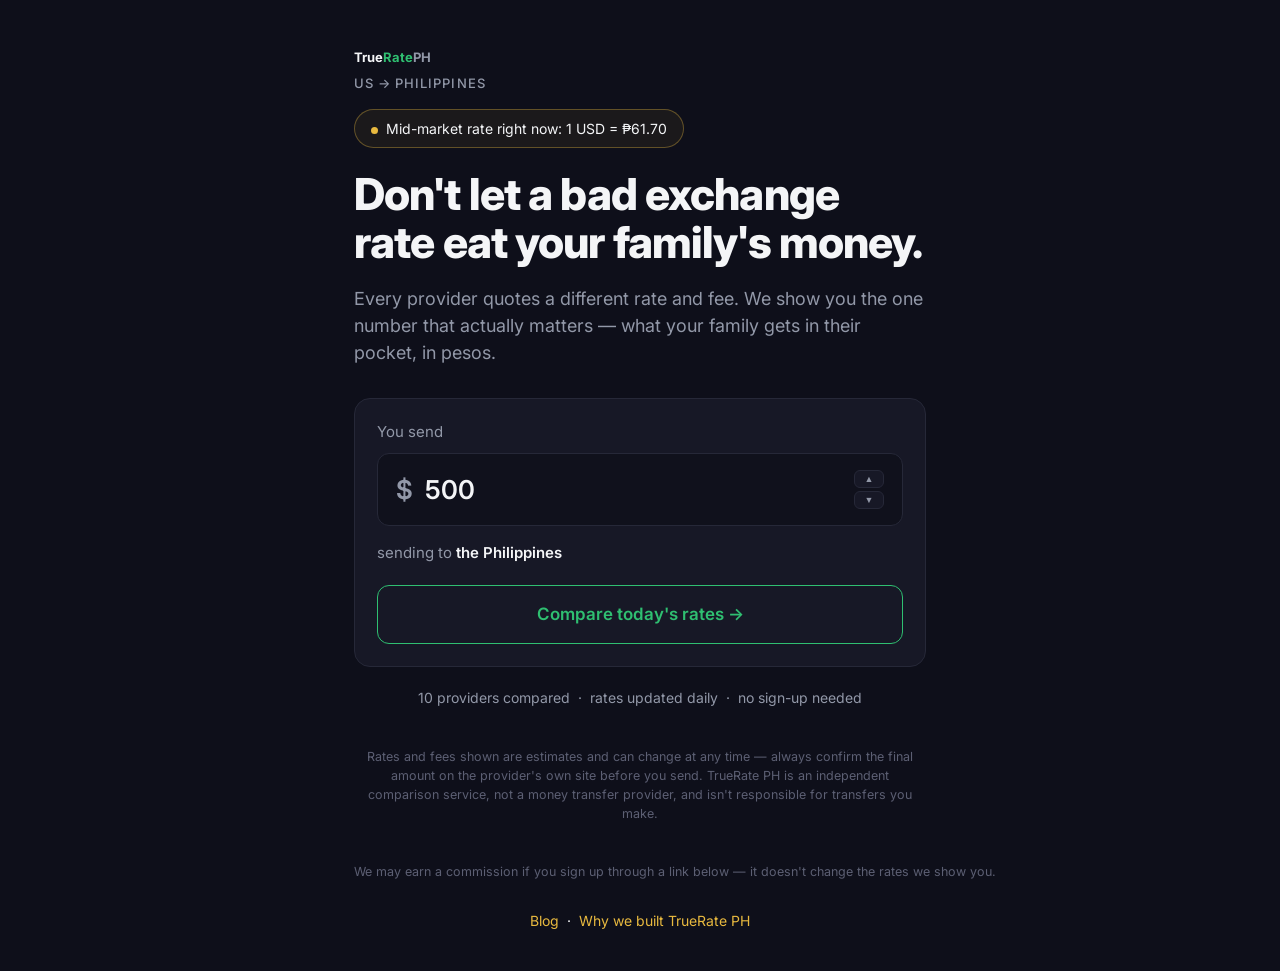
<file: index.html>
<!-- ============================================================
     TrueRate PH — Landing page (index.html)
     This is the first page visitors see.
     The look/colors come from styles.css (linked in the <head>).
     ============================================================ -->
<!DOCTYPE html>
<html lang="en">
<head>
  <meta charset="UTF-8">
  <!-- Makes the page scale correctly on phones -->
  <meta name="viewport" content="width=device-width, initial-scale=1.0">

  <!-- ============ SEO: how this page looks in search & when shared ============ -->
  <title>Compare Rates to Send Money to the Philippines | TrueRate PH</title>
  <meta name="description" content="Compare real US-to-Philippines exchange rates and fees across Wise, Remitly, and more. See which provider gives your family the most pesos — live rate, no sign-up.">
  <meta name="robots" content="index, follow">
  <meta name="theme-color" content="#0e0f1a">
  <link rel="icon" href="favicon.svg" type="image/svg+xml">
  <!-- Proves to Google we own this site, so we can use Search Console -->
  <meta name="google-site-verification" content="cGfiBMXOCLk8ZqD3dIUc7W4UVmxBERG2cPY_Of3qttA" />

  <!-- Social share preview (Facebook, Messenger, etc.) -->
  <meta property="og:type" content="website">
  <meta property="og:site_name" content="TrueRate PH">
  <meta property="og:title" content="Compare Rates to Send Money to the Philippines">
  <meta property="og:description" content="Which provider gets your family the most pesos? Compare real US-to-Philippines rates and fees — Wise, Remitly, and more.">
  <meta property="og:locale" content="en_US">
  <meta name="twitter:card" content="summary_large_image">
  <meta name="twitter:title" content="Compare Rates to Send Money to the Philippines">
  <meta name="twitter:description" content="Which provider gets your family the most pesos? Compare real US-to-Philippines rates and fees.">
  <!-- TODO(hosting): once you have your real domain, set og:url + canonical to it,
       and add a 1200x630 share image (og:image). Placeholders use example.com. -->
  <meta property="og:url" content="https://truerateph.com/">
  <link rel="canonical" href="https://truerateph.com/">

  <!-- Load the "Inter" font from Google Fonts (matches the design) -->
  <link rel="preconnect" href="https://fonts.googleapis.com">
  <link rel="preconnect" href="https://fonts.gstatic.com" crossorigin>
  <link rel="stylesheet" href="https://fonts.googleapis.com/css2?family=Inter:wght@400;500;600;700;800&display=swap">
  <!-- Connect our stylesheet (?v= makes browsers fetch new versions) -->
  <link rel="stylesheet" href="styles.css?v=13">

  <!-- Structured data: helps search engines understand the site -->
  <script type="application/ld+json">
  {
    "@context": "https://schema.org",
    "@type": "WebSite",
    "name": "TrueRate PH",
    "description": "Compare real US to Philippines money transfer rates and fees across major providers.",
    "inLanguage": "en"
  }
  </script>
</head>
<body>
  <div class="container">

    <!-- Site name + eyebrow -->
    <p class="wordmark" style="margin-bottom:6px;"><span class="wordmark-true">True</span><span class="wordmark-rate">Rate</span><span class="wordmark-ph">PH</span></p>
    <p class="eyebrow" style="color:var(--text-muted); font-weight:500;">US &rarr; Philippines</p>

    <!-- Live mid-market rate pill -->
    <p style="margin-top:16px;">
      <span class="badge">
        <span class="dot"></span>Mid-market rate right now: 1 USD = &#8369;<span id="midMarketRate">61.70</span>
      </span>
    </p>

    <!-- Headline -->
    <h1 class="hero-headline">Don't let a bad exchange rate eat your family's money.</h1>

    <!-- Supporting text -->
    <p class="hero-subtext">
      Every provider quotes a different rate and fee. We show you the one number that
      actually matters &mdash; what your family gets in their pocket, in pesos.
    </p>

    <!-- "You send" input card -->
    <div class="send-card">
      <p class="field-label">You send</p>

      <div class="amount-box">
        <span class="currency">$</span>
        <!-- A real input the visitor can type into -->
        <input class="amount-input" id="sendAmount" type="number" value="500" min="1" inputmode="numeric">
        <!-- Up/down buttons for changing the amount without typing -->
        <div class="stepper">
          <button type="button" class="step-btn" data-step="up" aria-label="Increase amount">&#9650;</button>
          <button type="button" class="step-btn" data-step="down" aria-label="Decrease amount">&#9660;</button>
        </div>
      </div>

      <p class="sending-to">sending to <strong>the Philippines</strong></p>

      <!-- Button: JavaScript reads the amount above and passes it along.
           The href is a safe fallback if JavaScript is turned off. -->
      <a class="btn-primary" id="compareBtn" href="results.html">Compare today's rates &rarr;</a>
    </div>

    <!-- Trust line -->
    <p class="trust-line">10 providers compared &nbsp;&middot;&nbsp; rates updated daily &nbsp;&middot;&nbsp; no sign-up needed</p>

    <!-- Footer disclaimers -->
    <p class="disclaimer">
      Rates and fees shown are estimates and can change at any time &mdash; always
      confirm the final amount on the provider's own site before you send. TrueRate PH
      is an independent comparison service, not a money transfer provider, and isn't
      responsible for transfers you make.
    </p>
    <p class="disclaimer one-line">
      We may earn a commission if you sign up through a link below &mdash; it doesn't
      change the rates we show you.
    </p>

    <p class="footer-links"><a href="blog/index.html">Blog</a> &nbsp;&middot;&nbsp; <a href="about.html">Why we built TrueRate PH</a></p>

  </div>

  <!-- Our small JavaScript file (shared by both pages).
       The ?v=2 makes browsers fetch the new version when the file changes —
       bump the number whenever script.js is updated. -->
  <script src="script.js?v=6"></script>

  <!-- Privacy-friendly visitor analytics (GoatCounter) — no cookies, no personal data -->
  <script data-goatcounter="https://truerateph.goatcounter.com/count"
          async src="//gc.zgo.at/count.js"></script>
</body>
</html>
</file>
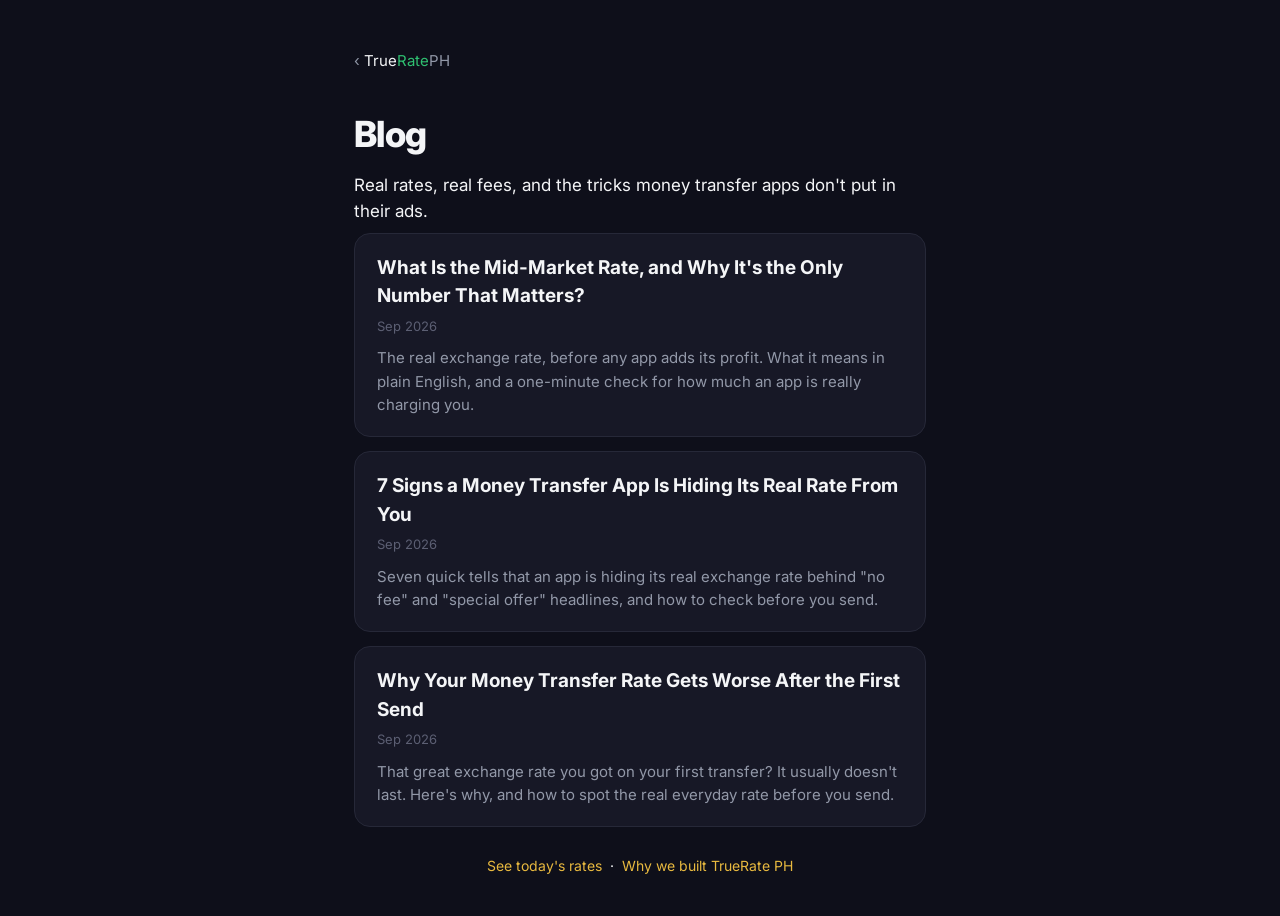
<file: blog/index.html>
<!-- ============================================================
     TrueRate PH — Blog index (blog/index.html)
     Lists every article. No CMS/build step — to publish a new
     post:
       1. Write it as its own file: blog/your-slug.html (copy
          about.html's <head> boilerplate, and use .about-h2 /
          .about-body / .about-list for the article body so it
          matches the rest of the site with zero new CSS).
       2. Add one <a class="post-card"> block below, above (or
          instead of, once there's at least one post) the
          empty-state paragraph.
       3. Add the new page to ../sitemap.xml.
     ============================================================ -->
<!DOCTYPE html>
<html lang="en">
<head>
  <meta charset="UTF-8">
  <meta name="viewport" content="width=device-width, initial-scale=1.0">

  <!-- ============ SEO: how this page looks in search & when shared ============ -->
  <title>Blog | TrueRate PH</title>
  <meta name="description" content="Guides on sending money to the Philippines — real rates, real fees, and the tricks money transfer apps don't put in their ads.">
  <meta name="robots" content="index, follow">
  <meta name="theme-color" content="#0e0f1a">
  <link rel="icon" href="../favicon.svg" type="image/svg+xml">

  <!-- Social share preview (Facebook, Messenger, etc.) -->
  <meta property="og:type" content="website">
  <meta property="og:site_name" content="TrueRate PH">
  <meta property="og:title" content="TrueRate PH Blog">
  <meta property="og:description" content="Guides on sending money to the Philippines — real rates, real fees, and the tricks money transfer apps don't put in their ads.">
  <meta property="og:locale" content="en_US">
  <meta property="og:url" content="https://truerateph.com/blog/index.html">
  <link rel="canonical" href="https://truerateph.com/blog/index.html">

  <!-- Load the "Inter" font from Google Fonts (matches the design) -->
  <link rel="preconnect" href="https://fonts.googleapis.com">
  <link rel="preconnect" href="https://fonts.gstatic.com" crossorigin>
  <link rel="stylesheet" href="https://fonts.googleapis.com/css2?family=Inter:wght@400;500;600;700;800&display=swap">
  <link rel="stylesheet" href="../styles.css?v=13">
</head>
<body>
  <div class="container">

    <!-- Back to the landing page -->
    <a class="back-link" href="../index.html">&lsaquo; <span class="wordmark-true">True</span><span class="wordmark-rate">Rate</span><span class="wordmark-ph">PH</span></a>

    <h1 class="hero-headline" style="font-size:36px;">Blog</h1>
    <p class="about-lead" style="font-size:17px; margin-top:10px;">
      Real rates, real fees, and the tricks money transfer apps don't put in
      their ads.
    </p>

    <!-- ▼▼▼ ADD NEW POSTS HERE, newest first ▼▼▼
         <a class="post-card" href="your-slug.html">
           <p class="post-title">Your Title Here</p>
           <p class="post-date">Sep 2026</p>
           <p class="post-excerpt">One or two sentence teaser.</p>
         </a>
         Remove the empty-state paragraph below once a post exists.
         ▲▲▲ ------------------------------------------ ▲▲▲ -->
    <div class="post-list" id="postList">
      <a class="post-card" href="what-is-the-mid-market-rate.html">
        <p class="post-title">What Is the Mid-Market Rate, and Why It's the Only Number That Matters?</p>
        <p class="post-date">Sep 2026</p>
        <p class="post-excerpt">The real exchange rate, before any app adds its profit. What it means in plain English, and a one-minute check for how much an app is really charging you.</p>
      </a>
      <a class="post-card" href="signs-app-is-hiding-its-real-rate.html">
        <p class="post-title">7 Signs a Money Transfer App Is Hiding Its Real Rate From You</p>
        <p class="post-date">Sep 2026</p>
        <p class="post-excerpt">Seven quick tells that an app is hiding its real exchange rate behind "no fee" and "special offer" headlines, and how to check before you send.</p>
      </a>
      <a class="post-card" href="why-your-rate-drops-after-first-transfer.html">
        <p class="post-title">Why Your Money Transfer Rate Gets Worse After the First Send</p>
        <p class="post-date">Sep 2026</p>
        <p class="post-excerpt">That great exchange rate you got on your first transfer? It usually doesn't last. Here's why, and how to spot the real everyday rate before you send.</p>
      </a>
    </div>

    <p class="footer-links"><a href="../results.html">See today's rates</a> &nbsp;&middot;&nbsp; <a href="../about.html">Why we built TrueRate PH</a></p>

  </div>

  <!-- Privacy-friendly visitor analytics (GoatCounter) — no cookies, no personal data -->
  <script data-goatcounter="https://truerateph.goatcounter.com/count"
          async src="//gc.zgo.at/count.js"></script>
</body>
</html>
</file>
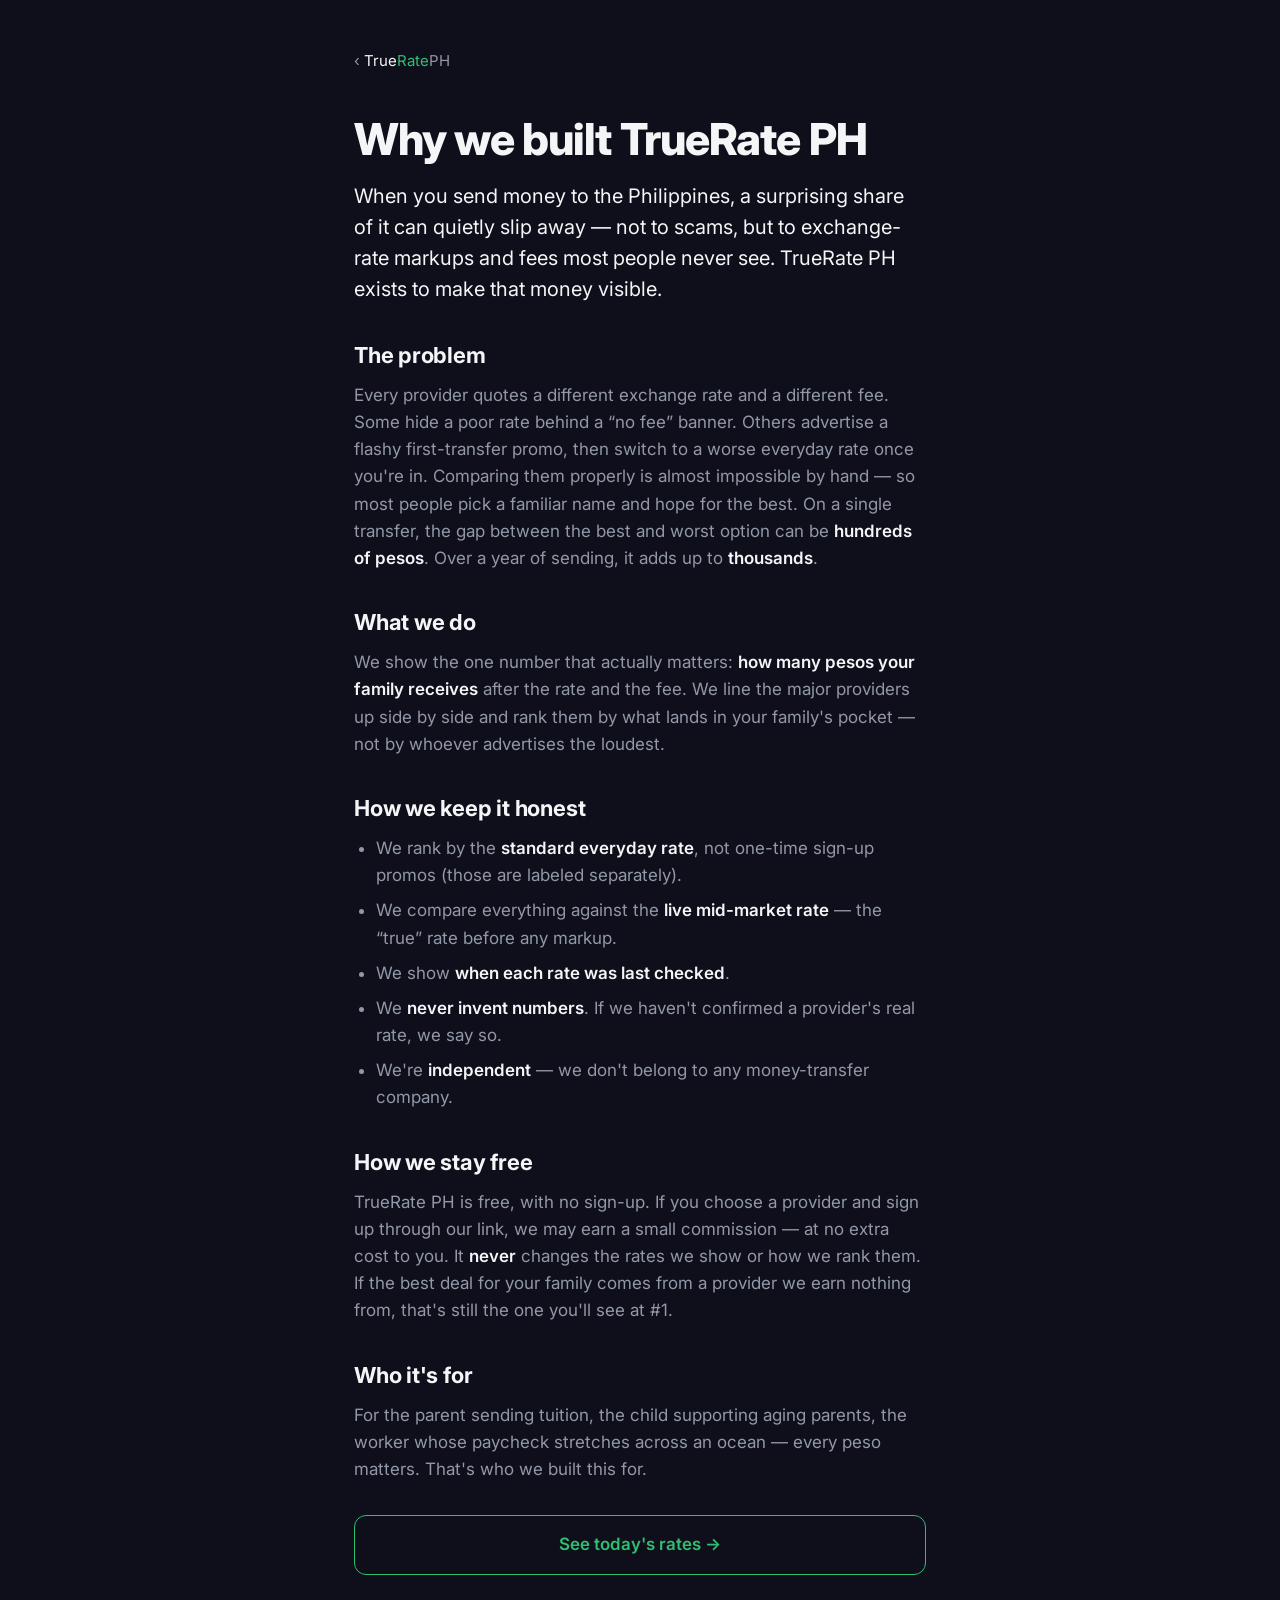
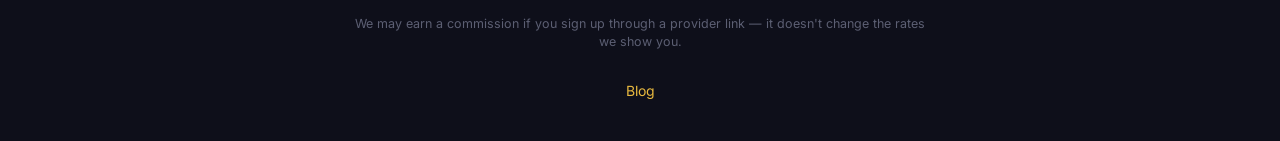
<file: about.html>
<!-- ============================================================
     TrueRate PH — About / Why we built this (about.html)
     Mission-focused copy. Add your own personal "why" wherever
     you like — a good spot is marked with a comment below.
     ============================================================ -->
<!DOCTYPE html>
<html lang="en">
<head>
  <meta charset="UTF-8">
  <meta name="viewport" content="width=device-width, initial-scale=1.0">

  <!-- ============ SEO: how this page looks in search & when shared ============ -->
  <title>Why we built TrueRate PH | About</title>
  <meta name="description" content="Why TrueRate PH exists: to make the money lost to exchange-rate markups and fees visible, so families sending money to the Philippines keep more of it.">
  <meta name="robots" content="index, follow">
  <meta name="theme-color" content="#0e0f1a">
  <link rel="icon" href="favicon.svg" type="image/svg+xml">

  <!-- Social share preview (Facebook, Messenger, etc.) -->
  <meta property="og:type" content="website">
  <meta property="og:site_name" content="TrueRate PH">
  <meta property="og:title" content="Why we built TrueRate PH">
  <meta property="og:description" content="Honest, independent comparison of US-to-Philippines money transfer rates — so families keep more of what they send.">
  <meta property="og:locale" content="en_US">
  <!-- TODO(hosting): set og:url + canonical to your real domain once you have it. -->
  <meta property="og:url" content="https://truerateph.com/about.html">
  <link rel="canonical" href="https://truerateph.com/about.html">

  <!-- Load the "Inter" font from Google Fonts (matches the design) -->
  <link rel="preconnect" href="https://fonts.googleapis.com">
  <link rel="preconnect" href="https://fonts.gstatic.com" crossorigin>
  <link rel="stylesheet" href="https://fonts.googleapis.com/css2?family=Inter:wght@400;500;600;700;800&display=swap">
  <link rel="stylesheet" href="styles.css?v=13">
</head>
<body>
  <div class="container">

    <!-- Back to the landing page -->
    <a class="back-link" href="index.html">&lsaquo; <span class="wordmark-true">True</span><span class="wordmark-rate">Rate</span><span class="wordmark-ph">PH</span></a>

    <h1 class="hero-headline">Why we built TrueRate&nbsp;PH</h1>

    <p class="about-lead">
      When you send money to the Philippines, a surprising share of it can quietly
      slip away &mdash; not to scams, but to exchange-rate markups and fees most
      people never see. TrueRate PH exists to make that money visible.
    </p>

    <!-- ▼▼▼ ADD YOUR PERSONAL STORY HERE (optional) ▼▼▼
         If you want, tell people in a sentence or two why *you* built this —
         your own experience sending or receiving money. Just replace this
         comment with a paragraph like:
         <p class="about-body">I built TrueRate PH because ...</p>
         ▲▲▲ ------------------------------------------ ▲▲▲ -->

    <h2 class="about-h2">The problem</h2>
    <p class="about-body">
      Every provider quotes a different exchange rate and a different fee. Some hide
      a poor rate behind a &ldquo;no fee&rdquo; banner. Others advertise a flashy
      first-transfer promo, then switch to a worse everyday rate once you're in.
      Comparing them properly is almost impossible by hand &mdash; so most people
      pick a familiar name and hope for the best. On a single transfer, the gap
      between the best and worst option can be <strong>hundreds of pesos</strong>.
      Over a year of sending, it adds up to <strong>thousands</strong>.
    </p>

    <h2 class="about-h2">What we do</h2>
    <p class="about-body">
      We show the one number that actually matters: <strong>how many pesos your
      family receives</strong> after the rate and the fee. We line the major
      providers up side by side and rank them by what lands in your family's
      pocket &mdash; not by whoever advertises the loudest.
    </p>

    <h2 class="about-h2">How we keep it honest</h2>
    <ul class="about-list">
      <li>We rank by the <strong>standard everyday rate</strong>, not one-time
        sign-up promos (those are labeled separately).</li>
      <li>We compare everything against the <strong>live mid-market rate</strong>
        &mdash; the &ldquo;true&rdquo; rate before any markup.</li>
      <li>We show <strong>when each rate was last checked</strong>.</li>
      <li>We <strong>never invent numbers</strong>. If we haven't confirmed a
        provider's real rate, we say so.</li>
      <li>We're <strong>independent</strong> &mdash; we don't belong to any
        money-transfer company.</li>
    </ul>

    <h2 class="about-h2">How we stay free</h2>
    <p class="about-body">
      TrueRate PH is free, with no sign-up. If you choose a provider and sign up
      through our link, we may earn a small commission &mdash; at no extra cost to
      you. It <strong>never</strong> changes the rates we show or how we rank them.
      If the best deal for your family comes from a provider we earn nothing from,
      that's still the one you'll see at #1.
    </p>

    <h2 class="about-h2">Who it's for</h2>
    <p class="about-body">
      For the parent sending tuition, the child supporting aging parents, the worker
      whose paycheck stretches across an ocean &mdash; every peso matters. That's
      who we built this for.
    </p>

    <div class="about-cta">
      <a class="btn-primary" href="results.html">See today's rates &rarr;</a>
    </div>

    <p class="disclaimer">
      We may earn a commission if you sign up through a provider link &mdash; it
      doesn't change the rates we show you.
    </p>

    <p class="footer-links"><a href="blog/index.html">Blog</a></p>

  </div>

  <!-- Privacy-friendly visitor analytics (GoatCounter) — no cookies, no personal data -->
  <script data-goatcounter="https://truerateph.goatcounter.com/count"
          async src="//gc.zgo.at/count.js"></script>
</body>
</html>
</file>
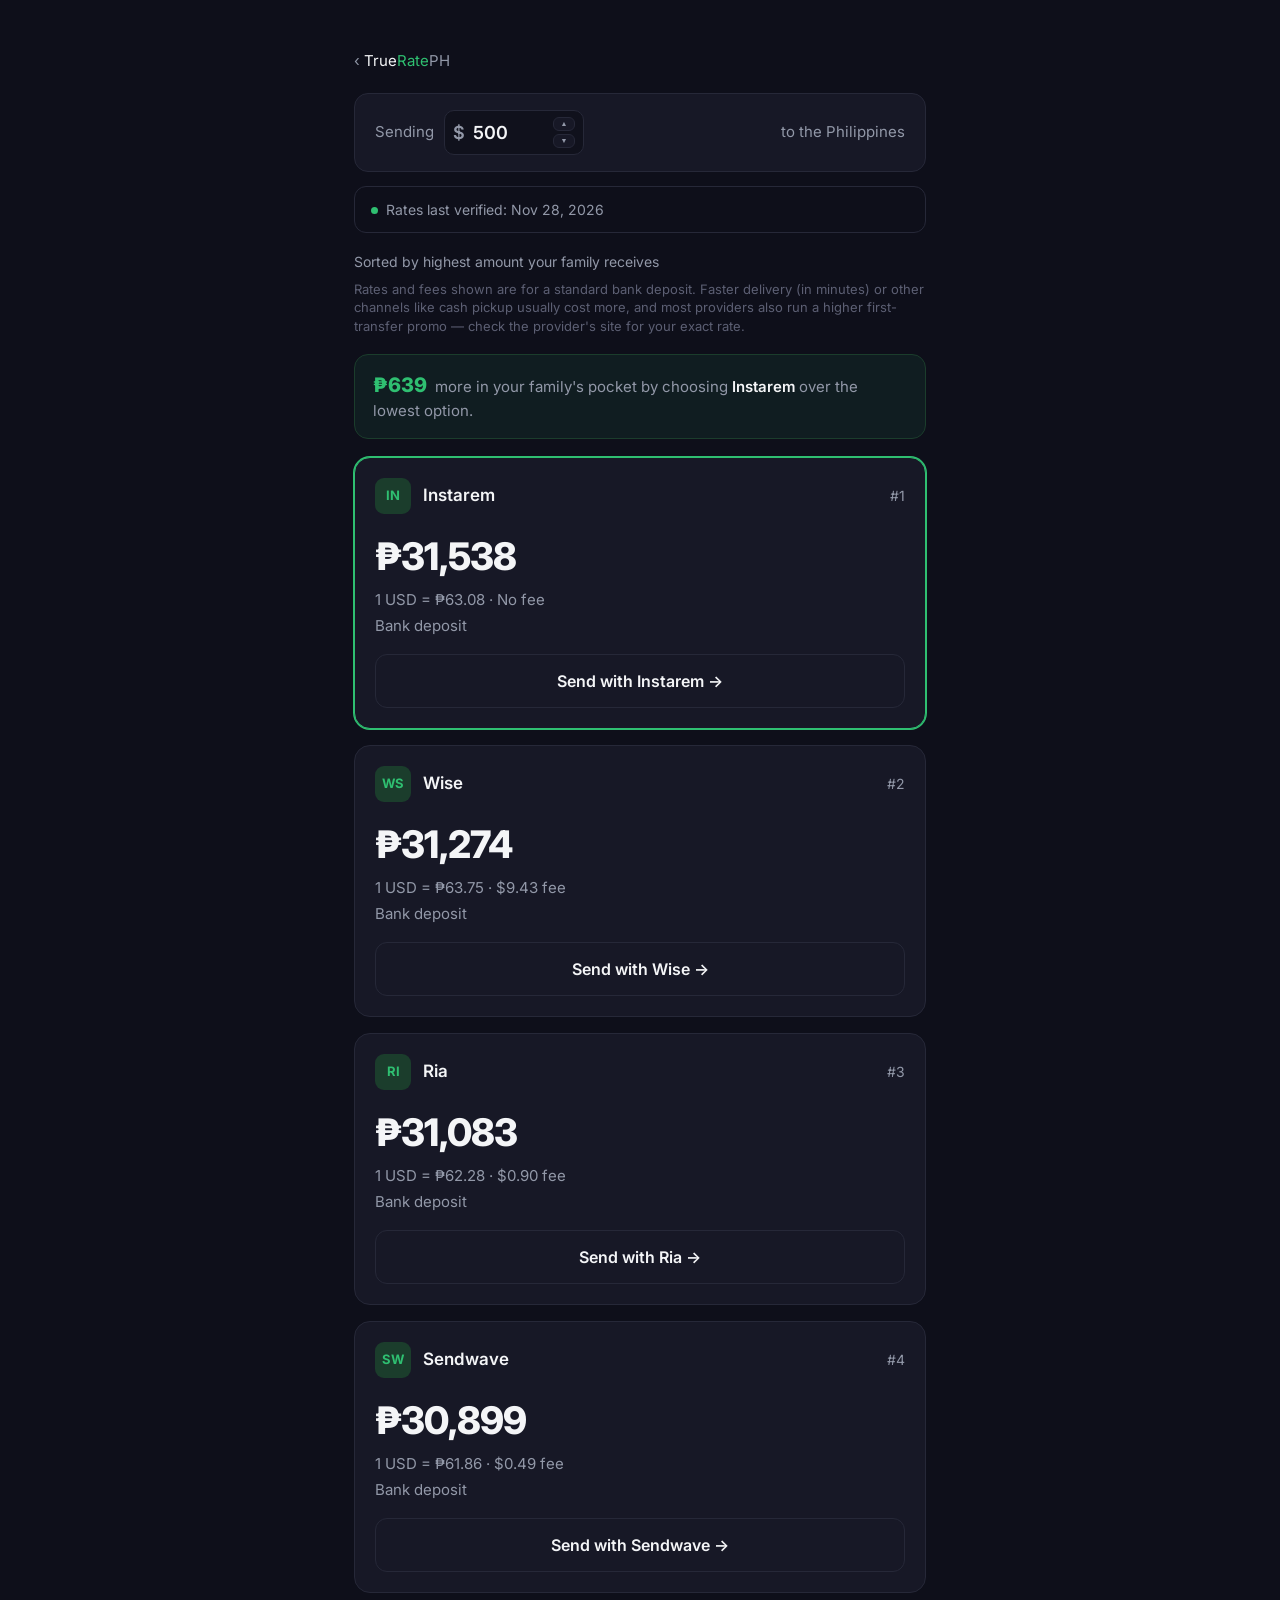
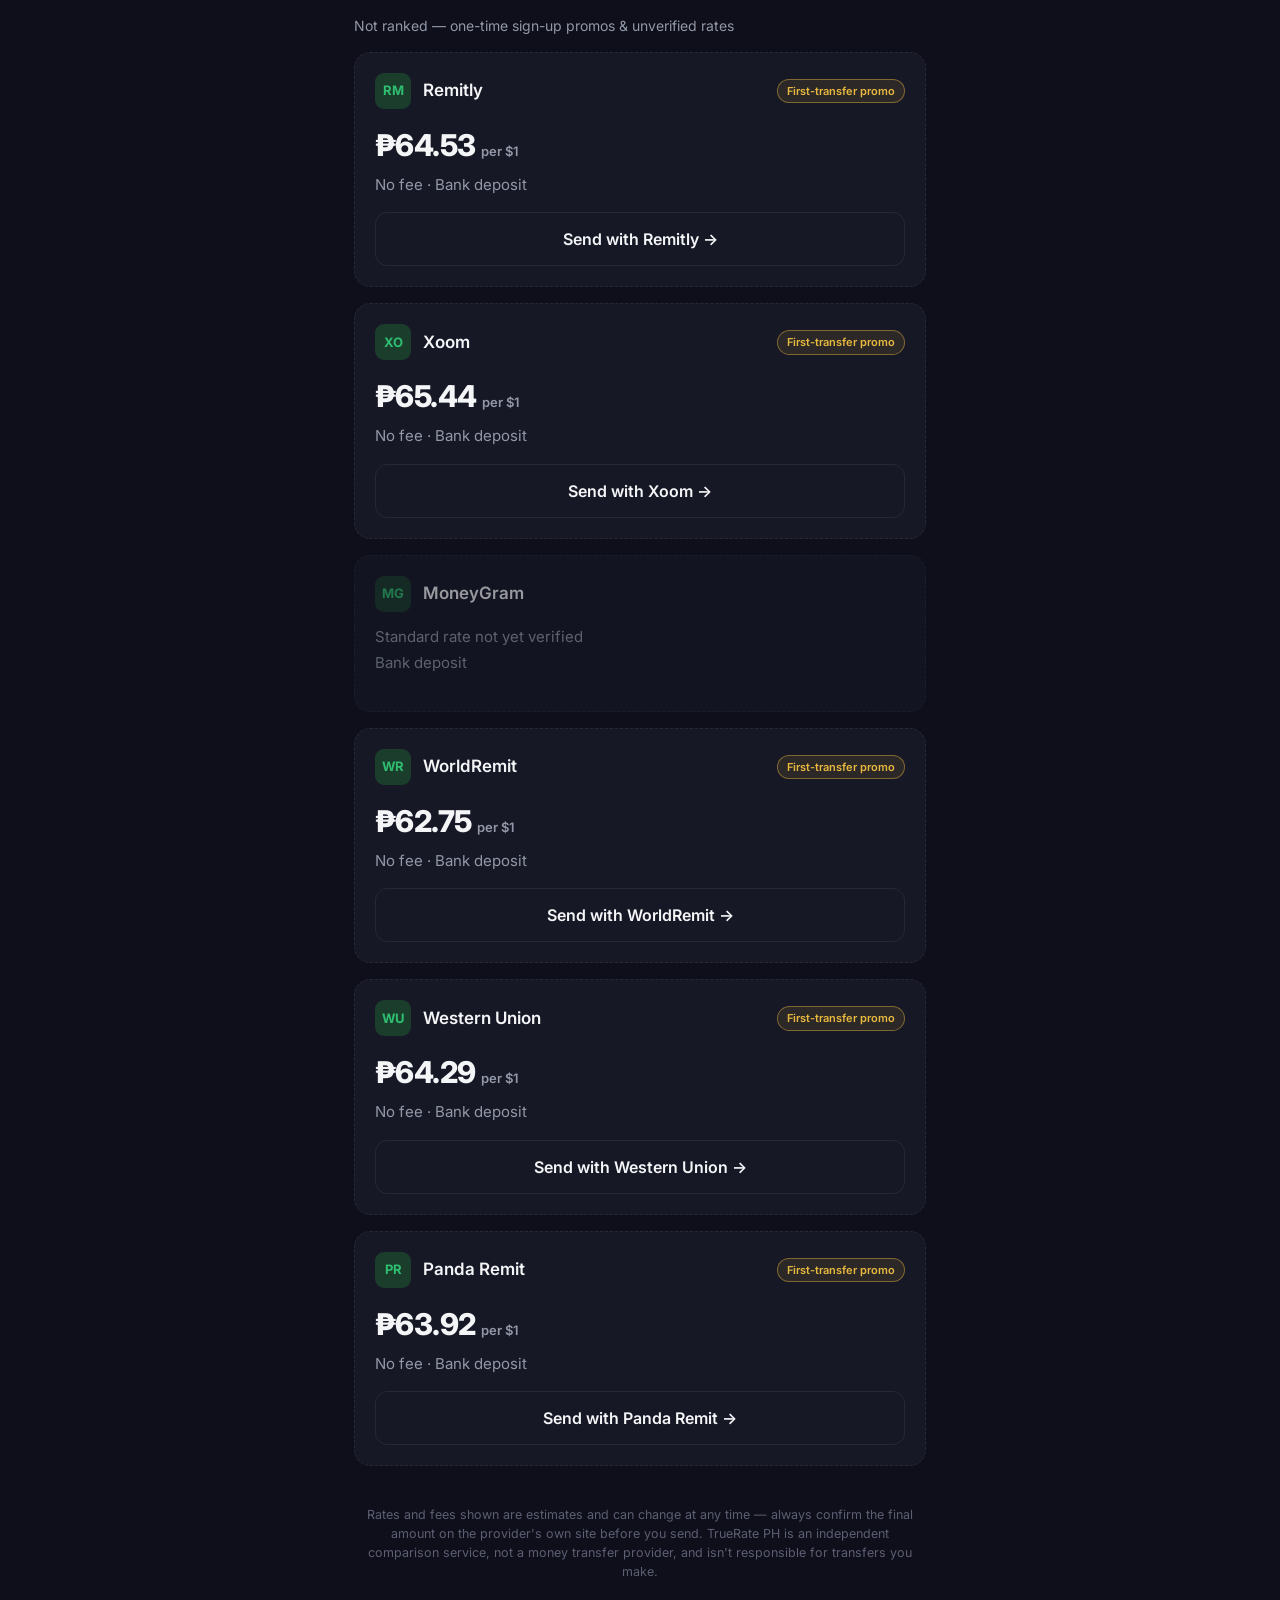
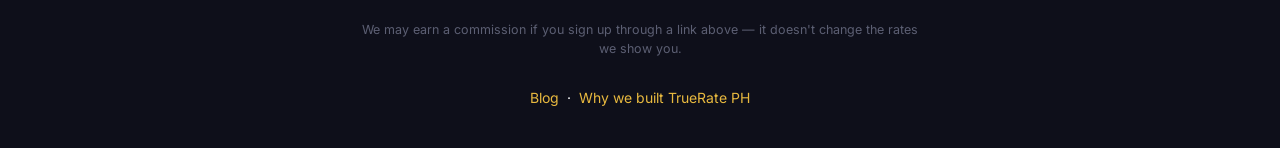
<file: results.html>
<!-- ============================================================
     TrueRate PH — Results page (results.html)
     The provider cards are built by script.js from providers.json
     (the data store). Verified providers are ranked; providers whose
     standard rate isn't confirmed yet show in a separate section.
     ============================================================ -->
<!DOCTYPE html>
<html lang="en">
<head>
  <meta charset="UTF-8">
  <meta name="viewport" content="width=device-width, initial-scale=1.0">

  <!-- ============ SEO: how this page looks in search & when shared ============ -->
  <title>Today's Rates — Send Money to the Philippines | TrueRate PH</title>
  <meta name="description" content="Today's live comparison of US-to-Philippines transfer rates and fees. See which provider gives your family the most pesos right now.">
  <meta name="robots" content="index, follow">
  <meta name="theme-color" content="#0e0f1a">
  <link rel="icon" href="favicon.svg" type="image/svg+xml">

  <!-- Social share preview (Facebook, Messenger, etc.) -->
  <meta property="og:type" content="website">
  <meta property="og:site_name" content="TrueRate PH">
  <meta property="og:title" content="Today's Rates — Send Money to the Philippines">
  <meta property="og:description" content="See which provider gives your family the most pesos right now. Live US-to-Philippines rate and fee comparison.">
  <meta property="og:locale" content="en_US">
  <!-- TODO(hosting): set og:url + canonical to your real domain once you have it. -->
  <meta property="og:url" content="https://truerateph.com/results.html">
  <link rel="canonical" href="https://truerateph.com/results.html">

  <!-- Load the "Inter" font from Google Fonts (matches the design) -->
  <link rel="preconnect" href="https://fonts.googleapis.com">
  <link rel="preconnect" href="https://fonts.gstatic.com" crossorigin>
  <link rel="stylesheet" href="https://fonts.googleapis.com/css2?family=Inter:wght@400;500;600;700;800&display=swap">
  <!-- ?v= makes browsers fetch the new version when the file changes -->
  <link rel="stylesheet" href="styles.css?v=13">
</head>
<body>
  <div class="container">

    <!-- Page heading for search engines & screen readers (visually hidden) -->
    <h1 class="sr-only">Today's US to Philippines money transfer rates compared</h1>

    <!-- Back to the landing page -->
    <a class="back-link" href="index.html">&lsaquo; <span class="wordmark-true">True</span><span class="wordmark-rate">Rate</span><span class="wordmark-ph">PH</span></a>

    <!-- Summary of what's being sent. The amount is editable here too. -->
    <div class="summary-card">
      <div class="summary-left">
        <span>Sending</span>
        <div class="amount-box compact">
          <span class="currency">$</span>
          <input class="amount-input" id="resultsAmount" type="number" value="500" min="1" inputmode="numeric">
          <div class="stepper">
            <button type="button" class="step-btn" data-step="up" aria-label="Increase amount">&#9650;</button>
            <button type="button" class="step-btn" data-step="down" aria-label="Decrease amount">&#9660;</button>
          </div>
        </div>
      </div>
      <span>to the Philippines</span>
    </div>

    <!-- When rates were last checked (date filled in by script.js) -->
    <div class="verified-banner">
      <span class="dot"></span>Rates last verified: <span id="verifiedDate">&mdash;</span>
    </div>

    <!-- How the list is sorted -->
    <p class="results-note">Sorted by highest amount your family receives</p>
    <p class="fine-note">Rates and fees shown are for a standard bank deposit. Faster
      delivery (in minutes) or other channels like cash pickup usually cost more, and
      most providers also run a higher first-transfer promo &mdash; check the provider's
      site for your exact rate.</p>

    <!-- Savings highlight: best vs. worst option (filled in by script.js) -->
    <div class="savings-callout" id="savingsCallout" hidden>
      <span class="savings-amount" id="savingsAmount">&#8369;0</span>
      <span class="savings-text">more in your family's pocket by choosing
        <strong id="savingsBest">&mdash;</strong> over the lowest option.</span>
    </div>

    <!-- Ranked provider cards (built from the store by script.js) -->
    <div id="results-list"></div>

    <!-- Providers whose standard rate isn't verified yet (unranked) -->
    <section id="unverified-section" hidden>
      <p class="results-note" style="margin-top:22px;">Not ranked &mdash; one-time sign-up promos &amp; unverified rates</p>
      <div id="unverified-list"></div>
    </section>

    <!-- Footer disclaimers -->
    <p class="disclaimer">
      Rates and fees shown are estimates and can change at any time &mdash; always
      confirm the final amount on the provider's own site before you send. TrueRate PH
      is an independent comparison service, not a money transfer provider, and isn't
      responsible for transfers you make.
    </p>
    <p class="disclaimer">
      We may earn a commission if you sign up through a link above &mdash; it doesn't
      change the rates we show you.
    </p>

    <p class="footer-links"><a href="blog/index.html">Blog</a> &nbsp;&middot;&nbsp; <a href="about.html">Why we built TrueRate PH</a></p>

  </div>

  <!-- Our small JavaScript file (shared by both pages).
       The ?v=2 makes browsers fetch the new version when the file changes —
       bump the number whenever script.js is updated. -->
  <script src="script.js?v=6"></script>

  <!-- Privacy-friendly visitor analytics (GoatCounter) — no cookies, no personal data -->
  <script data-goatcounter="https://truerateph.goatcounter.com/count"
          async src="//gc.zgo.at/count.js"></script>
</body>
</html>
</file>
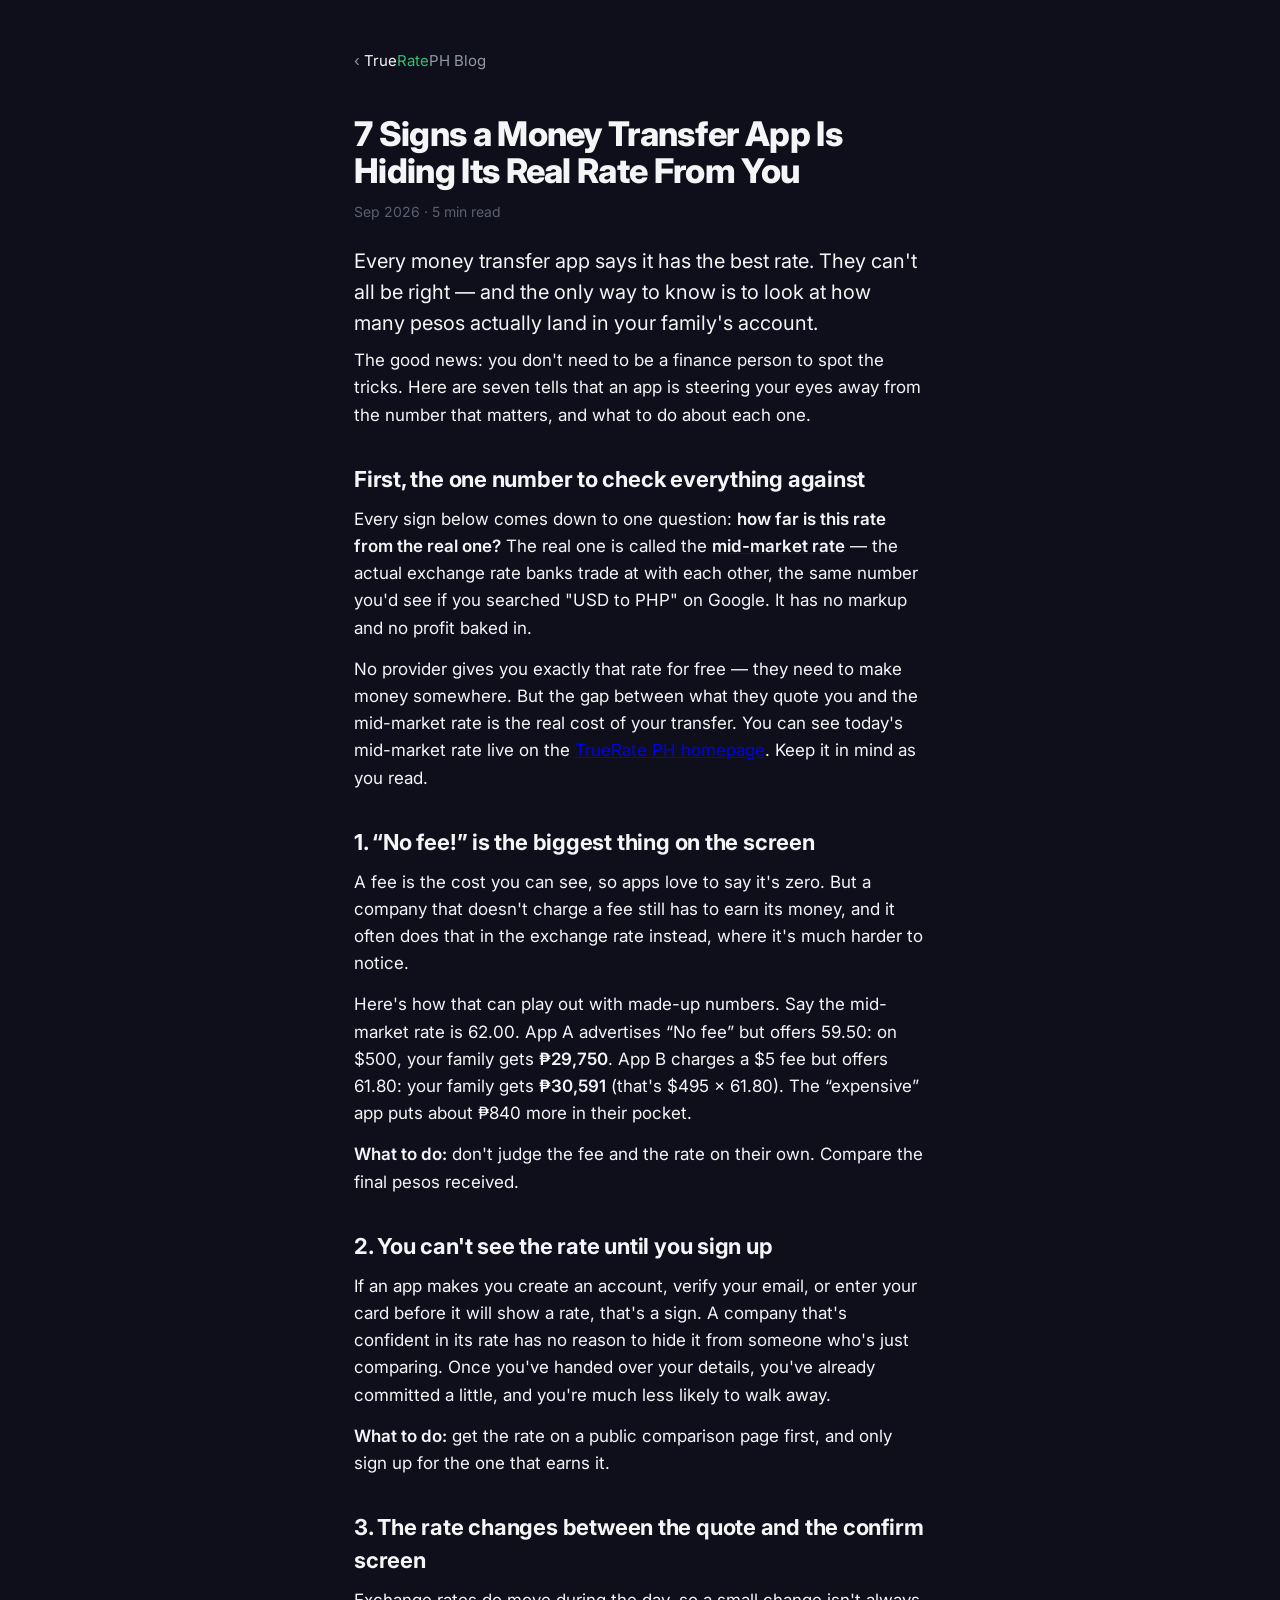
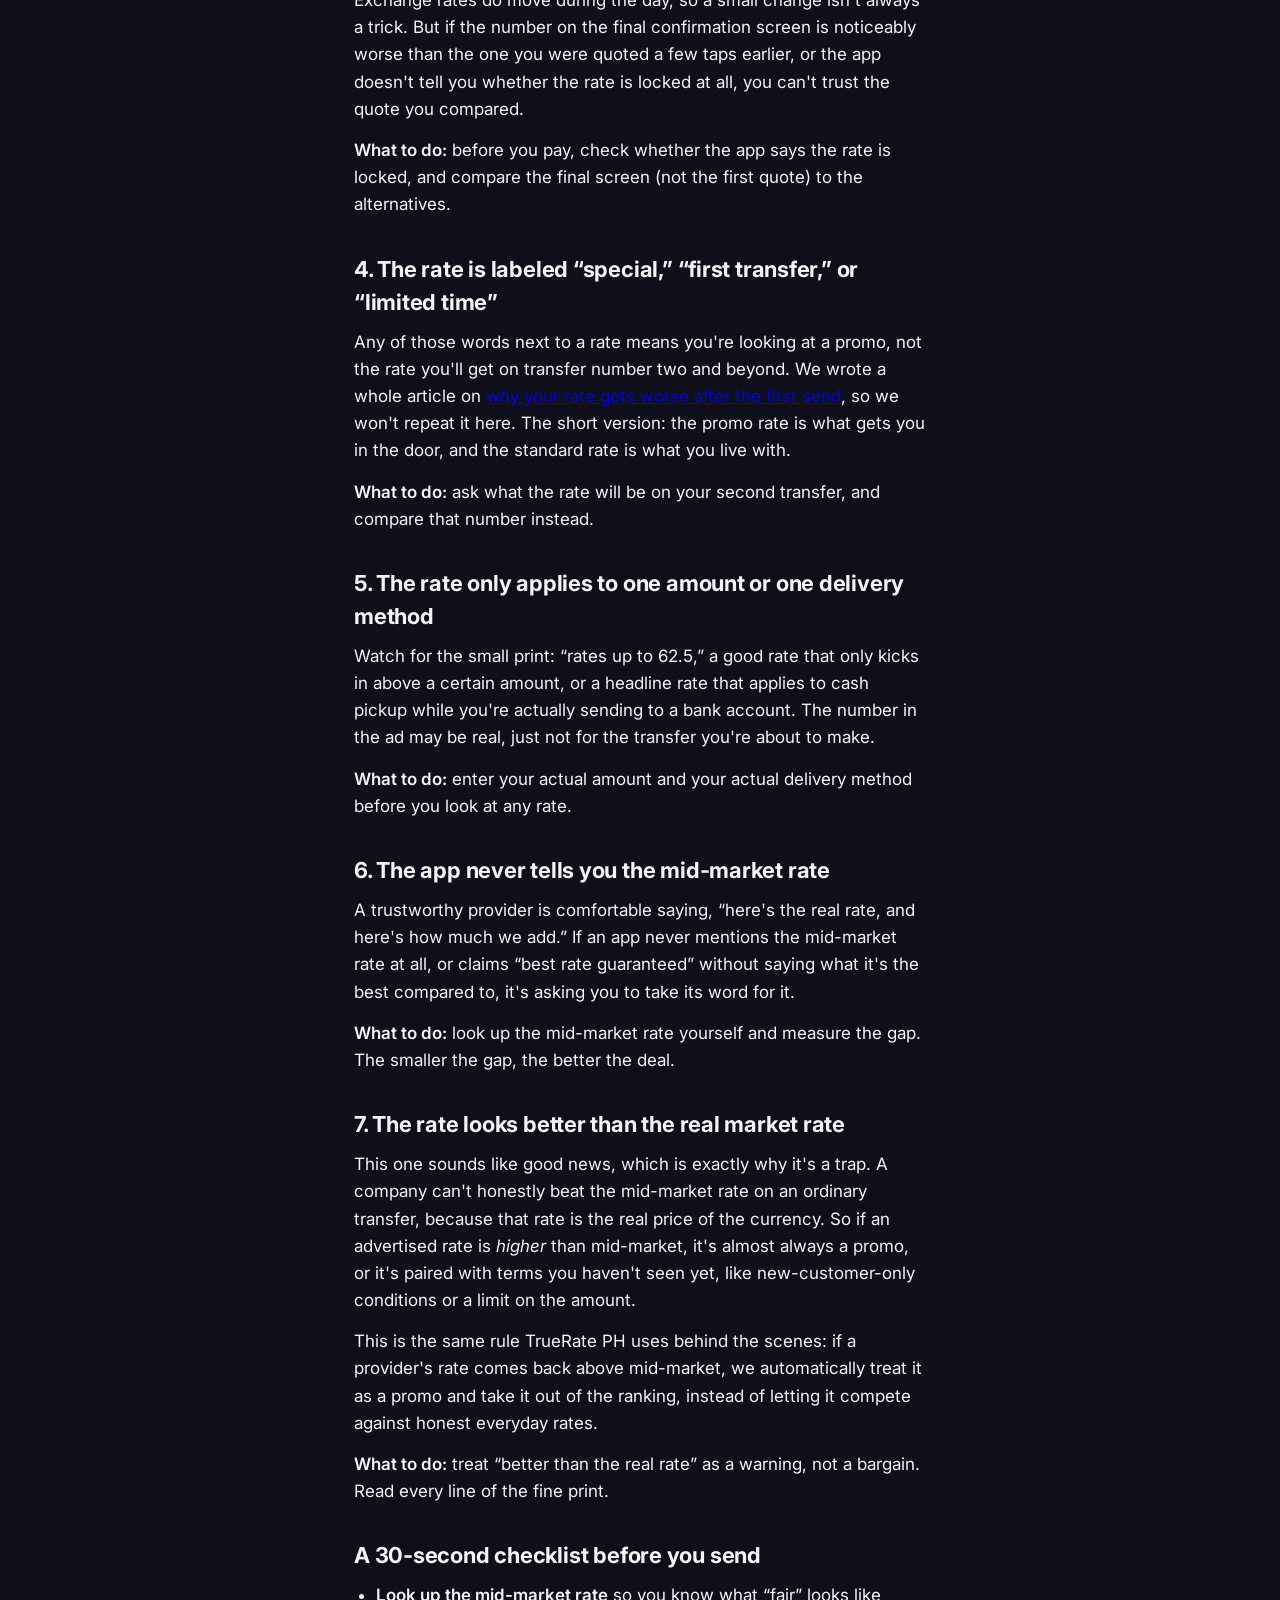
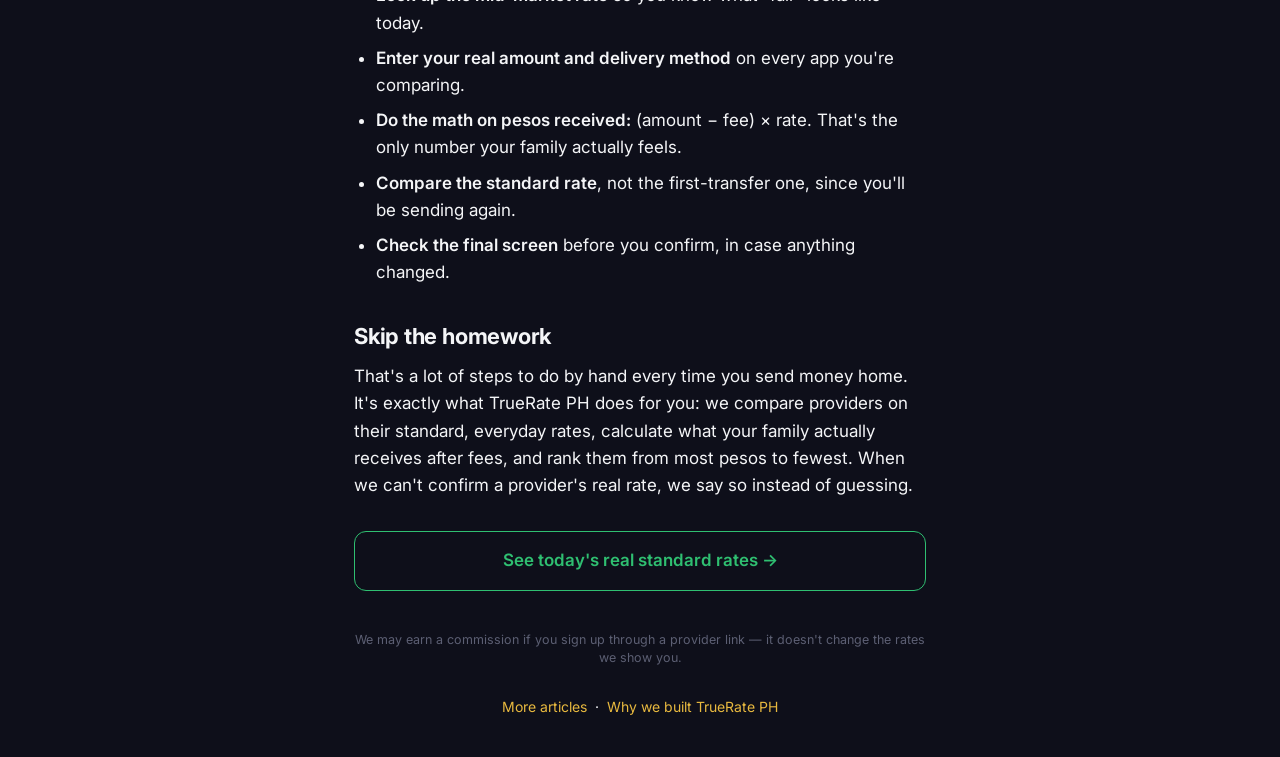
<file: blog/signs-app-is-hiding-its-real-rate.html>
<!-- ============================================================
     TrueRate PH — Blog post: 7 signs an app is hiding its real rate
     Follows the about.html pattern: same head boilerplate, body
     uses .about-lead / .about-h2 / .about-body / .about-list —
     no new CSS.

     The "mid-market rate" definition in the setup section links to
     article #3 (the mid-market explainer), published 2026-09-24.
     ============================================================ -->
<!DOCTYPE html>
<html lang="en">
<head>
  <meta charset="UTF-8">
  <meta name="viewport" content="width=device-width, initial-scale=1.0">

  <!-- ============ SEO: how this page looks in search & when shared ============ -->
  <title>7 Signs a Money Transfer App Is Hiding Its Real Rate | TrueRate PH</title>
  <meta name="description" content="Sending money to the Philippines? Seven quick tells that an app is hiding its real exchange rate behind 'no fee' and 'special offer' headlines, and how to check.">
  <meta name="robots" content="index, follow">
  <meta name="theme-color" content="#0e0f1a">
  <link rel="icon" href="../favicon.svg" type="image/svg+xml">

  <!-- Social share preview (Facebook, Messenger, etc.) -->
  <meta property="og:type" content="article">
  <meta property="og:site_name" content="TrueRate PH">
  <meta property="og:title" content="7 Signs a Money Transfer App Is Hiding Its Real Rate From You">
  <meta property="og:description" content="Seven quick tells that an app is hiding its real exchange rate behind 'no fee' and 'special offer' headlines, and how to check before you send.">
  <meta property="og:locale" content="en_US">
  <meta property="og:url" content="https://truerateph.com/blog/signs-app-is-hiding-its-real-rate.html">
  <link rel="canonical" href="https://truerateph.com/blog/signs-app-is-hiding-its-real-rate.html">

  <!-- Load the "Inter" font from Google Fonts (matches the design) -->
  <link rel="preconnect" href="https://fonts.googleapis.com">
  <link rel="preconnect" href="https://fonts.gstatic.com" crossorigin>
  <link rel="stylesheet" href="https://fonts.googleapis.com/css2?family=Inter:wght@400;500;600;700;800&display=swap">
  <link rel="stylesheet" href="../styles.css?v=13">

  <script type="application/ld+json">
  {
    "@context": "https://schema.org",
    "@type": "Article",
    "headline": "7 Signs a Money Transfer App Is Hiding Its Real Rate From You",
    "description": "Seven quick tells that a money transfer app is hiding its real exchange rate behind 'no fee' and 'special offer' headlines, and how to check before you send to the Philippines.",
    "datePublished": "2026-09-18",
    "author": { "@type": "Organization", "name": "TrueRate PH" },
    "publisher": { "@type": "Organization", "name": "TrueRate PH" },
    "inLanguage": "en"
  }
  </script>
</head>
<body class="blog-post">
  <div class="container">

    <!-- Back to the blog index -->
    <a class="back-link" href="index.html">&lsaquo; <span class="wordmark-true">True</span><span class="wordmark-rate">Rate</span><span class="wordmark-ph">PH</span> Blog</a>

    <h1 class="hero-headline" style="font-size:34px;">7 Signs a Money Transfer App Is Hiding Its Real Rate From You</h1>
    <p class="article-meta">Sep 2026 &middot; 5 min read</p>

    <p class="about-lead">
      Every money transfer app says it has the best rate. They can't all be
      right &mdash; and the only way to know is to look at how many pesos
      actually land in your family's account.
    </p>

    <p class="about-body">
      The good news: you don't need to be a finance person to spot the
      tricks. Here are seven tells that an app is steering your eyes away
      from the number that matters, and what to do about each one.
    </p>

    <!-- OPTIONAL: a one-or-two sentence personal moment here (e.g. a quote that
         changed at checkout) would make this opening much stronger. -->

    <h2 class="about-h2">First, the one number to check everything against</h2>
    <p class="about-body">
      Every sign below comes down to one question: <strong>how far is this
      rate from the real one?</strong> The real one is called the
      <a href="what-is-the-mid-market-rate.html"><strong>mid-market
      rate</strong></a> &mdash; the actual exchange rate
      banks trade at with each other, the same number you'd see if you
      searched "USD to PHP" on Google. It has no markup and no profit baked
      in.
    </p>
    <p class="about-body">
      No provider gives you exactly that rate for free &mdash; they need to
      make money somewhere. But the gap between what they quote you and the
      mid-market rate is the real cost of your transfer. You can see today's
      mid-market rate live on the
      <a href="../index.html">TrueRate PH homepage</a>. Keep it in mind as you
      read.
    </p>

    <h2 class="about-h2">1. &ldquo;No fee!&rdquo; is the biggest thing on the screen</h2>
    <p class="about-body">
      A fee is the cost you can see, so apps love to say it's zero. But a
      company that doesn't charge a fee still has to earn its money, and it
      often does that in the exchange rate instead, where it's much harder
      to notice.
    </p>
    <p class="about-body">
      Here's how that can play out with made-up numbers. Say the mid-market
      rate is 62.00. App A advertises &ldquo;No fee&rdquo; but offers 59.50:
      on $500, your family gets <strong>&#8369;29,750</strong>. App B charges
      a $5 fee but offers 61.80: your family gets
      <strong>&#8369;30,591</strong> (that's $495 &times; 61.80). The
      &ldquo;expensive&rdquo; app puts about &#8369;840 more in their pocket.
    </p>
    <p class="about-body">
      <strong>What to do:</strong> don't judge the fee and the rate on
      their own. Compare the final pesos received.
    </p>

    <h2 class="about-h2">2. You can't see the rate until you sign up</h2>
    <p class="about-body">
      If an app makes you create an account, verify your email, or enter
      your card before it will show a rate, that's a sign. A company that's
      confident in its rate has no reason to hide it from someone who's just
      comparing. Once you've handed over your details, you've already
      committed a little, and you're much less likely to walk away.
    </p>
    <p class="about-body">
      <strong>What to do:</strong> get the rate on a public comparison page
      first, and only sign up for the one that earns it.
    </p>

    <h2 class="about-h2">3. The rate changes between the quote and the confirm screen</h2>
    <p class="about-body">
      Exchange rates do move during the day, so a small change isn't always
      a trick. But if the number on the final confirmation screen is
      noticeably worse than the one you were quoted a few taps earlier, or
      the app doesn't tell you whether the rate is locked at all, you can't
      trust the quote you compared.
    </p>
    <p class="about-body">
      <strong>What to do:</strong> before you pay, check whether the app
      says the rate is locked, and compare the final screen (not the first
      quote) to the alternatives.
    </p>

    <h2 class="about-h2">4. The rate is labeled &ldquo;special,&rdquo; &ldquo;first transfer,&rdquo; or &ldquo;limited time&rdquo;</h2>
    <p class="about-body">
      Any of those words next to a rate means you're looking at a promo,
      not the rate you'll get on transfer number two and beyond. We wrote a
      whole article on
      <a href="why-your-rate-drops-after-first-transfer.html">why your rate
      gets worse after the first send</a>, so we won't repeat it here. The
      short version: the promo rate is what gets you in the door, and the
      standard rate is what you live with.
    </p>
    <p class="about-body">
      <strong>What to do:</strong> ask what the rate will be on your second
      transfer, and compare that number instead.
    </p>

    <h2 class="about-h2">5. The rate only applies to one amount or one delivery method</h2>
    <p class="about-body">
      Watch for the small print: &ldquo;rates up to 62.5,&rdquo; a good
      rate that only kicks in above a certain amount, or a headline rate
      that applies to cash pickup while you're actually sending to a bank
      account. The number in the ad may be real, just not for the transfer
      you're about to make.
    </p>
    <p class="about-body">
      <strong>What to do:</strong> enter your actual amount and your actual
      delivery method before you look at any rate.
    </p>

    <h2 class="about-h2">6. The app never tells you the mid-market rate</h2>
    <p class="about-body">
      A trustworthy provider is comfortable saying, &ldquo;here's the real
      rate, and here's how much we add.&rdquo; If an app never mentions the
      mid-market rate at all, or claims &ldquo;best rate guaranteed&rdquo;
      without saying what it's the best compared to, it's asking you to take
      its word for it.
    </p>
    <p class="about-body">
      <strong>What to do:</strong> look up the mid-market rate yourself and
      measure the gap. The smaller the gap, the better the deal.
    </p>

    <h2 class="about-h2">7. The rate looks better than the real market rate</h2>
    <p class="about-body">
      This one sounds like good news, which is exactly why it's a trap. A
      company can't honestly beat the mid-market rate on an ordinary
      transfer, because that rate is the real price of the currency. So if
      an advertised rate is <em>higher</em> than mid-market, it's almost
      always a promo, or it's paired with terms you haven't seen yet, like
      new-customer-only conditions or a limit on the amount.
    </p>
    <p class="about-body">
      This is the same rule TrueRate PH uses behind the scenes: if a
      provider's rate comes back above mid-market, we automatically treat it
      as a promo and take it out of the ranking, instead of letting it
      compete against honest everyday rates.
    </p>
    <p class="about-body">
      <strong>What to do:</strong> treat &ldquo;better than the real
      rate&rdquo; as a warning, not a bargain. Read every line of the fine
      print.
    </p>

    <h2 class="about-h2">A 30-second checklist before you send</h2>
    <ul class="about-list">
      <li><strong>Look up the mid-market rate</strong> so you know what
        &ldquo;fair&rdquo; looks like today.</li>
      <li><strong>Enter your real amount and delivery method</strong> on
        every app you're comparing.</li>
      <li><strong>Do the math on pesos received:</strong> (amount &minus; fee)
        &times; rate. That's the only number your family actually feels.</li>
      <li><strong>Compare the standard rate</strong>, not the first-transfer
        one, since you'll be sending again.</li>
      <li><strong>Check the final screen</strong> before you confirm, in case
        anything changed.</li>
    </ul>

    <h2 class="about-h2">Skip the homework</h2>
    <p class="about-body">
      That's a lot of steps to do by hand every time you send money home.
      It's exactly what TrueRate PH does for you: we compare providers on
      their standard, everyday rates, calculate what your family actually
      receives after fees, and rank them from most pesos to fewest. When we
      can't confirm a provider's real rate, we say so instead of guessing.
    </p>

    <div class="about-cta">
      <a class="btn-primary" href="../results.html">See today's real standard rates &rarr;</a>
    </div>

    <p class="disclaimer">
      We may earn a commission if you sign up through a provider link &mdash;
      it doesn't change the rates we show you.
    </p>

    <p class="footer-links"><a href="index.html">More articles</a> &nbsp;&middot;&nbsp; <a href="../about.html">Why we built TrueRate PH</a></p>

  </div>

  <!-- Privacy-friendly visitor analytics (GoatCounter) — no cookies, no personal data -->
  <script data-goatcounter="https://truerateph.goatcounter.com/count"
          async src="//gc.zgo.at/count.js"></script>
</body>
</html>
</file>
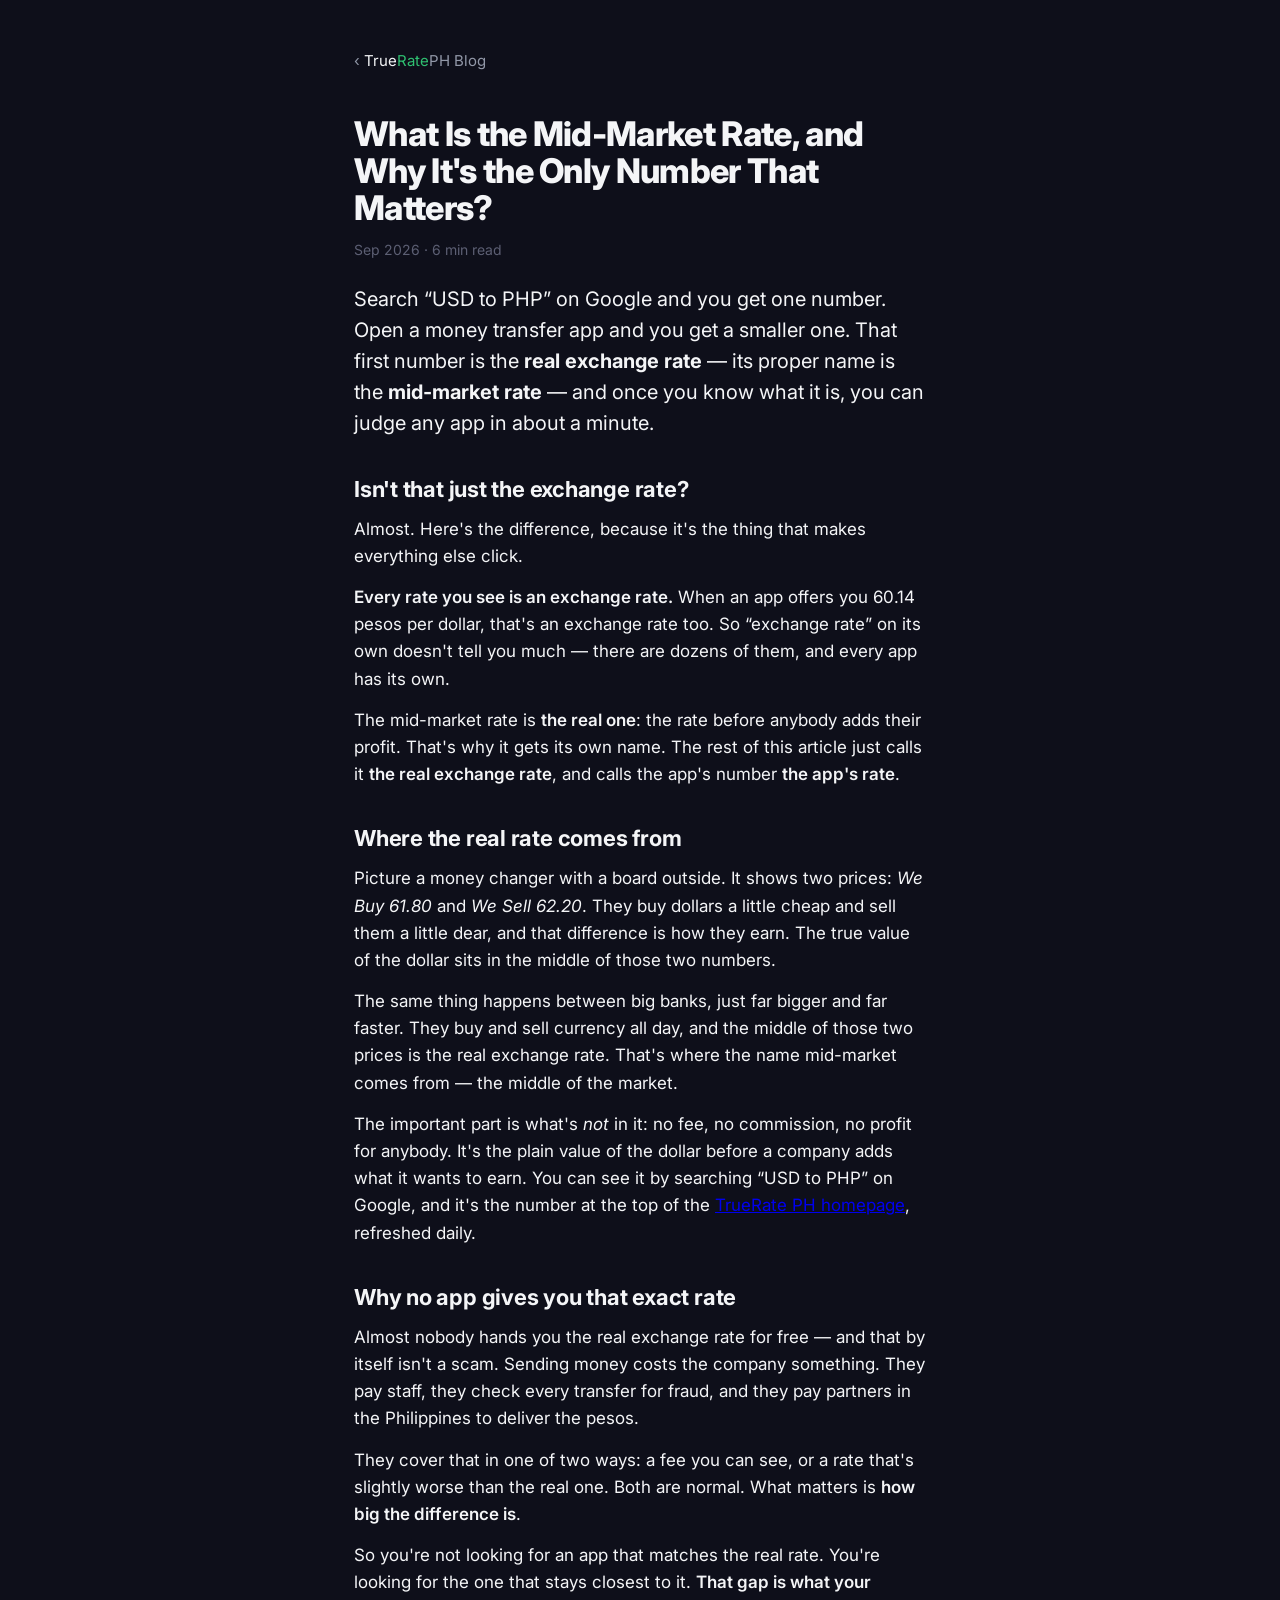
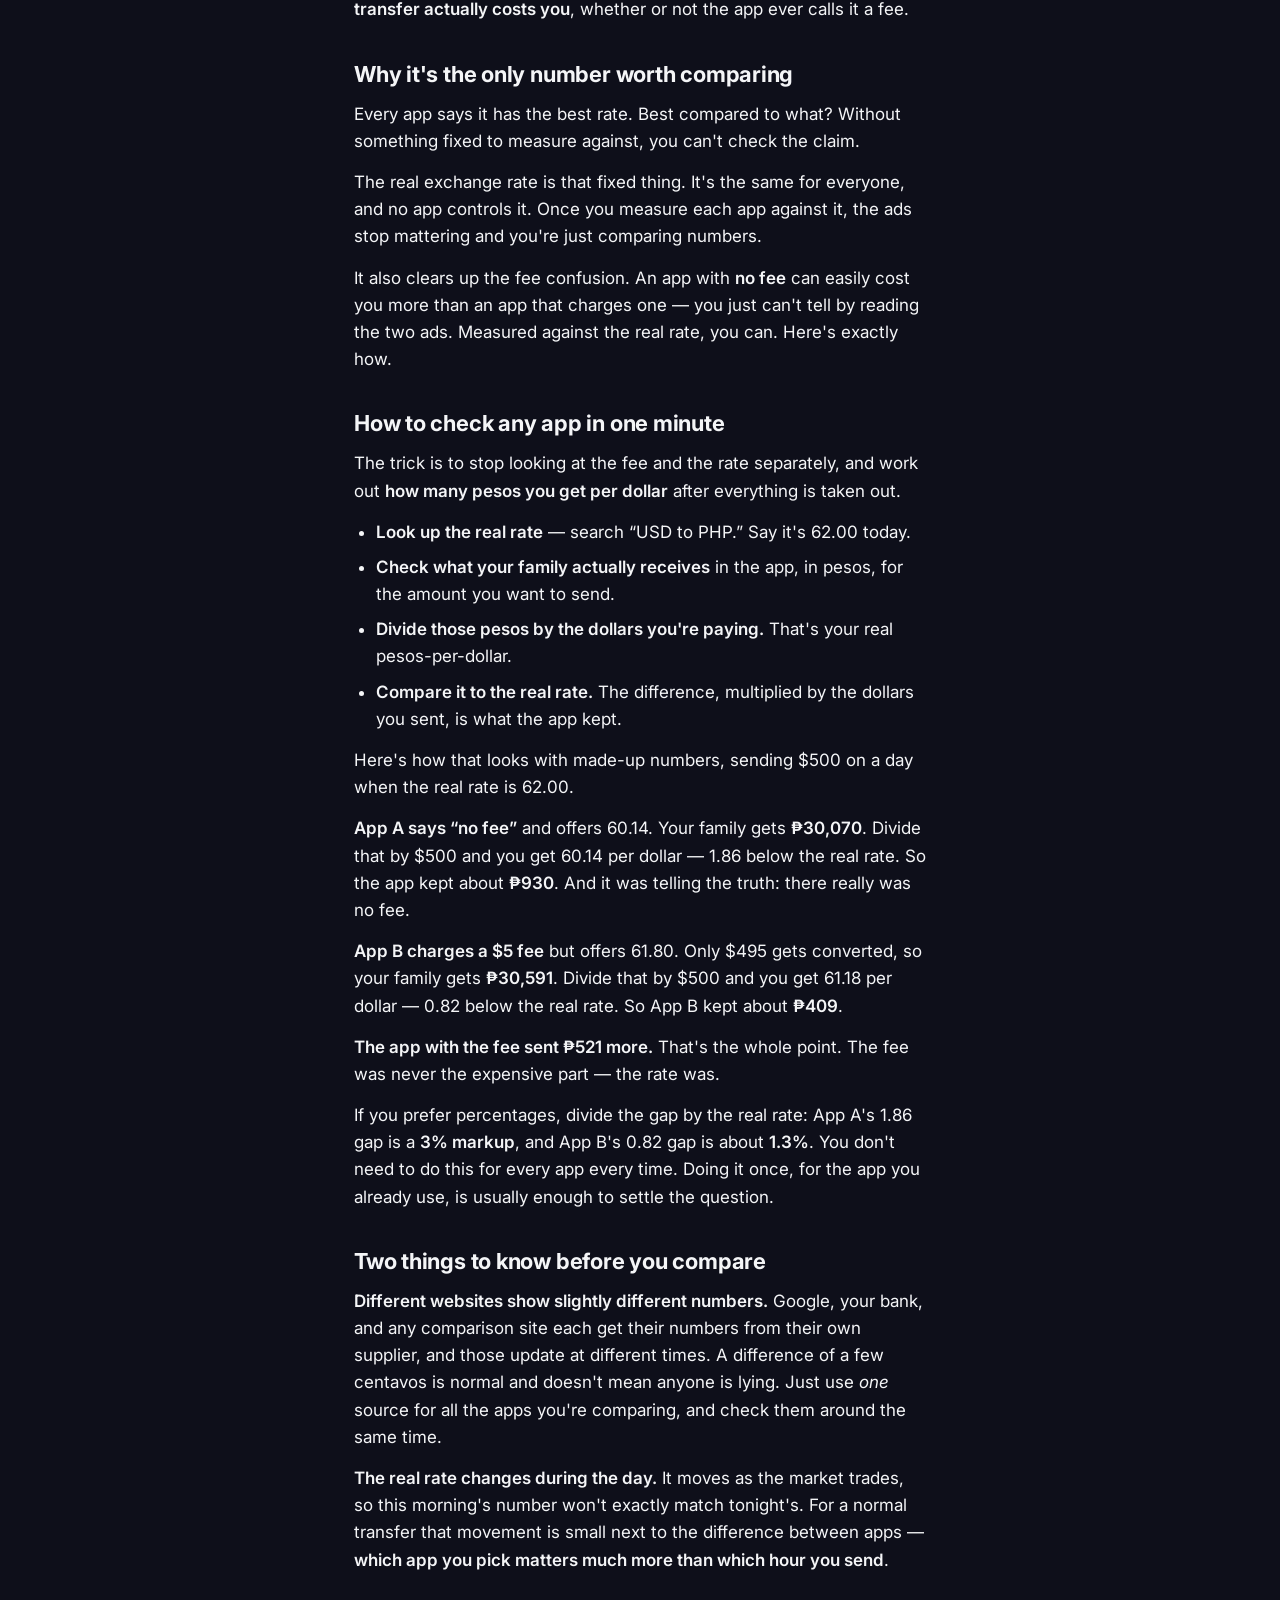
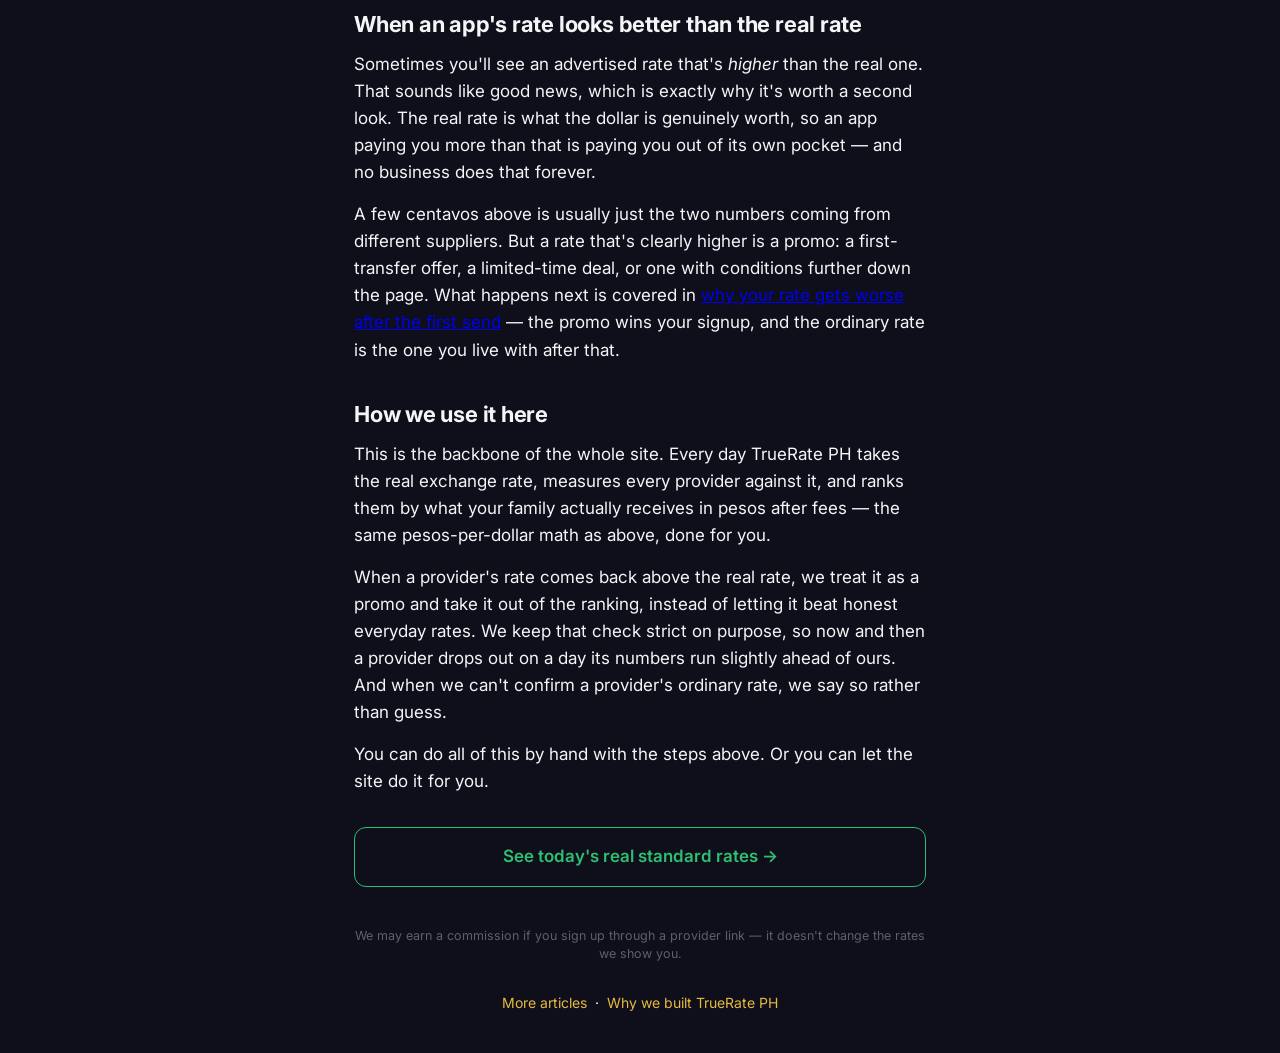
<file: blog/what-is-the-mid-market-rate.html>
<!-- ============================================================
     TrueRate PH — Blog post #3: what the mid-market rate is
     Follows the about.html pattern: same head boilerplate, body
     uses .about-lead / .about-h2 / .about-body / .about-list —
     no new CSS.

     This is the foundational explainer the other articles point
     their "mid-market rate" mentions at (articles #1 and #4 both
     link here).

     NAMING (decided 2026-09-24): "mid-market rate" is kept in the
     title, H1, slug, meta and JSON-LD — it's the SEO target and
     the term #1/#4 link to — but the body mostly says "the real
     exchange rate" and calls a provider's number "the app's rate."
     They are NOT synonyms: an app's quote is an exchange rate too,
     so swapping the term everywhere would destroy the article's
     central comparison. The "Isn't that just the exchange rate?"
     section exists to settle that for readers.

     Deliberately scoped to not eat article #6 (fees vs. markup)
     or #10 (timing — kept to one line). All example numbers are
     hypothetical; App B's ₱30,591 deliberately matches the same
     example in article #4.
     ============================================================ -->
<!DOCTYPE html>
<html lang="en">
<head>
  <meta charset="UTF-8">
  <meta name="viewport" content="width=device-width, initial-scale=1.0">

  <!-- ============ SEO: how this page looks in search & when shared ============ -->
  <title>What Is the Mid-Market Rate? | TrueRate PH</title>
  <meta name="description" content="The mid-market rate is the real exchange rate, before any app adds its profit. Here's what it means in plain English, and how to check how much an app is really charging you.">
  <meta name="robots" content="index, follow">
  <meta name="theme-color" content="#0e0f1a">
  <link rel="icon" href="../favicon.svg" type="image/svg+xml">

  <!-- Social share preview (Facebook, Messenger, etc.) -->
  <meta property="og:type" content="article">
  <meta property="og:site_name" content="TrueRate PH">
  <meta property="og:title" content="What Is the Mid-Market Rate, and Why It's the Only Number That Matters?">
  <meta property="og:description" content="The real exchange rate, before anyone adds their profit. What it means in plain English, and how to check how much an app is really charging you.">
  <meta property="og:locale" content="en_US">
  <meta property="og:url" content="https://truerateph.com/blog/what-is-the-mid-market-rate.html">
  <link rel="canonical" href="https://truerateph.com/blog/what-is-the-mid-market-rate.html">

  <!-- Load the "Inter" font from Google Fonts (matches the design) -->
  <link rel="preconnect" href="https://fonts.googleapis.com">
  <link rel="preconnect" href="https://fonts.gstatic.com" crossorigin>
  <link rel="stylesheet" href="https://fonts.googleapis.com/css2?family=Inter:wght@400;500;600;700;800&display=swap">
  <link rel="stylesheet" href="../styles.css?v=13">

  <script type="application/ld+json">
  {
    "@context": "https://schema.org",
    "@type": "Article",
    "headline": "What Is the Mid-Market Rate, and Why It's the Only Number That Matters?",
    "description": "The mid-market rate is the real exchange rate, before any money transfer app adds its profit. What it means in plain English, and how to check how much an app is really charging you when you send money to the Philippines.",
    "datePublished": "2026-09-24",
    "author": { "@type": "Organization", "name": "TrueRate PH" },
    "publisher": { "@type": "Organization", "name": "TrueRate PH" },
    "inLanguage": "en"
  }
  </script>
</head>
<body class="blog-post">
  <div class="container">

    <!-- Back to the blog index -->
    <a class="back-link" href="index.html">&lsaquo; <span class="wordmark-true">True</span><span class="wordmark-rate">Rate</span><span class="wordmark-ph">PH</span> Blog</a>

    <h1 class="hero-headline" style="font-size:34px;">What Is the Mid-Market Rate, and Why It's the Only Number That Matters?</h1>
    <p class="article-meta">Sep 2026 &middot; 6 min read</p>

    <p class="about-lead">
      Search &ldquo;USD to PHP&rdquo; on Google and you get one number. Open a
      money transfer app and you get a smaller one. That first number is the
      <strong>real exchange rate</strong> &mdash; its proper name is the
      <strong>mid-market rate</strong> &mdash; and once you know what it is,
      you can judge any app in about a minute.
    </p>

    <!-- OPTIONAL: a sentence or two of personal experience here — e.g. the first
         time you noticed the Google number and the app's number didn't match —
         would make this opening land harder. Left for the user to write. -->

    <h2 class="about-h2">Isn't that just the exchange rate?</h2>
    <p class="about-body">
      Almost. Here's the difference, because it's the thing that makes
      everything else click.
    </p>
    <p class="about-body">
      <strong>Every rate you see is an exchange rate.</strong> When an app
      offers you 60.14 pesos per dollar, that's an exchange rate too. So
      &ldquo;exchange rate&rdquo; on its own doesn't tell you much &mdash;
      there are dozens of them, and every app has its own.
    </p>
    <p class="about-body">
      The mid-market rate is <strong>the real one</strong>: the rate before
      anybody adds their profit. That's why it gets its own name. The rest of
      this article just calls it <strong>the real exchange rate</strong>, and
      calls the app's number <strong>the app's rate</strong>.
    </p>

    <h2 class="about-h2">Where the real rate comes from</h2>
    <p class="about-body">
      Picture a money changer with a board outside. It shows two prices:
      <em>We Buy 61.80</em> and <em>We Sell 62.20</em>. They buy dollars a
      little cheap and sell them a little dear, and that difference is how they
      earn. The true value of the dollar sits in the middle of those two
      numbers.
    </p>
    <p class="about-body">
      The same thing happens between big banks, just far bigger and far faster.
      They buy and sell currency all day, and the middle of those two prices is
      the real exchange rate. That's where the name mid-market comes from
      &mdash; the middle of the market.
    </p>
    <p class="about-body">
      The important part is what's <em>not</em> in it: no fee, no commission,
      no profit for anybody. It's the plain value of the dollar before a
      company adds what it wants to earn. You can see it by searching
      &ldquo;USD to PHP&rdquo; on Google, and it's the number at the top of the
      <a href="../index.html">TrueRate PH homepage</a>, refreshed daily.
    </p>

    <h2 class="about-h2">Why no app gives you that exact rate</h2>
    <p class="about-body">
      Almost nobody hands you the real exchange rate for free &mdash; and that
      by itself isn't a scam. Sending money costs the company something. They
      pay staff, they check every transfer for fraud, and they pay partners in
      the Philippines to deliver the pesos.
    </p>
    <p class="about-body">
      They cover that in one of two ways: a fee you can see, or a rate that's
      slightly worse than the real one. Both are normal. What matters is
      <strong>how big the difference is</strong>.
    </p>
    <p class="about-body">
      So you're not looking for an app that matches the real rate. You're
      looking for the one that stays closest to it. <strong>That gap is what
      your transfer actually costs you</strong>, whether or not the app ever
      calls it a fee.
    </p>

    <h2 class="about-h2">Why it's the only number worth comparing</h2>
    <p class="about-body">
      Every app says it has the best rate. Best compared to what? Without
      something fixed to measure against, you can't check the claim.
    </p>
    <p class="about-body">
      The real exchange rate is that fixed thing. It's the same for everyone,
      and no app controls it. Once you measure each app against it, the ads
      stop mattering and you're just comparing numbers.
    </p>
    <p class="about-body">
      It also clears up the fee confusion. An app with <strong>no fee</strong>
      can easily cost you more than an app that charges one &mdash; you just
      can't tell by reading the two ads. Measured against the real rate, you
      can. Here's exactly how.
    </p>

    <h2 class="about-h2">How to check any app in one minute</h2>
    <p class="about-body">
      The trick is to stop looking at the fee and the rate separately, and work
      out <strong>how many pesos you get per dollar</strong> after everything
      is taken out.
    </p>
    <ul class="about-list">
      <li><strong>Look up the real rate</strong> &mdash; search &ldquo;USD to
        PHP.&rdquo; Say it's 62.00 today.</li>
      <li><strong>Check what your family actually receives</strong> in the app,
        in pesos, for the amount you want to send.</li>
      <li><strong>Divide those pesos by the dollars you're paying.</strong>
        That's your real pesos-per-dollar.</li>
      <li><strong>Compare it to the real rate.</strong> The difference,
        multiplied by the dollars you sent, is what the app kept.</li>
    </ul>
    <p class="about-body">
      Here's how that looks with made-up numbers, sending $500 on a day when
      the real rate is 62.00.
    </p>
    <p class="about-body">
      <strong>App A says &ldquo;no fee&rdquo;</strong> and offers 60.14. Your
      family gets <strong>&#8369;30,070</strong>. Divide that by $500 and you
      get 60.14 per dollar &mdash; 1.86 below the real rate. So the app kept
      about <strong>&#8369;930</strong>. And it was telling the truth: there
      really was no fee.
    </p>
    <p class="about-body">
      <strong>App B charges a $5 fee</strong> but offers 61.80. Only $495 gets
      converted, so your family gets <strong>&#8369;30,591</strong>. Divide
      that by $500 and you get 61.18 per dollar &mdash; 0.82 below the real
      rate. So App B kept about <strong>&#8369;409</strong>.
    </p>
    <p class="about-body">
      <strong>The app with the fee sent &#8369;521 more.</strong> That's the
      whole point. The fee was never the expensive part &mdash; the rate was.
    </p>
    <p class="about-body">
      If you prefer percentages, divide the gap by the real rate: App A's 1.86
      gap is a <strong>3% markup</strong>, and App B's 0.82 gap is about
      <strong>1.3%</strong>. You don't need to do this for every app every
      time. Doing it once, for the app you already use, is usually enough to
      settle the question.
    </p>

    <h2 class="about-h2">Two things to know before you compare</h2>
    <p class="about-body">
      <strong>Different websites show slightly different numbers.</strong>
      Google, your bank, and any comparison site each get their numbers from
      their own supplier, and those update at different times. A difference of
      a few centavos is normal and doesn't mean anyone is lying. Just use
      <em>one</em> source for all the apps you're comparing, and check them
      around the same time.
    </p>
    <p class="about-body">
      <strong>The real rate changes during the day.</strong> It moves as the
      market trades, so this morning's number won't exactly match tonight's.
      For a normal transfer that movement is small next to the difference
      between apps &mdash; <strong>which app you pick matters much more than
      which hour you send</strong>.
    </p>

    <h2 class="about-h2">When an app's rate looks better than the real rate</h2>
    <p class="about-body">
      Sometimes you'll see an advertised rate that's <em>higher</em> than the
      real one. That sounds like good news, which is exactly why it's worth a
      second look. The real rate is what the dollar is genuinely worth, so an
      app paying you more than that is paying you out of its own pocket
      &mdash; and no business does that forever.
    </p>
    <p class="about-body">
      A few centavos above is usually just the two numbers coming from
      different suppliers. But a rate that's clearly higher is a promo: a
      first-transfer offer, a limited-time deal, or one with conditions further
      down the page. What happens next is covered in
      <a href="why-your-rate-drops-after-first-transfer.html">why your rate
      gets worse after the first send</a> &mdash; the promo wins your signup,
      and the ordinary rate is the one you live with after that.
    </p>

    <h2 class="about-h2">How we use it here</h2>
    <p class="about-body">
      This is the backbone of the whole site. Every day TrueRate PH takes the
      real exchange rate, measures every provider against it, and ranks them by
      what your family actually receives in pesos after fees &mdash; the same
      pesos-per-dollar math as above, done for you.
    </p>
    <p class="about-body">
      When a provider's rate comes back above the real rate, we treat it as a
      promo and take it out of the ranking, instead of letting it beat honest
      everyday rates. We keep that check strict on purpose, so now and then a
      provider drops out on a day its numbers run slightly ahead of ours. And
      when we can't confirm a provider's ordinary rate, we say so rather than
      guess.
    </p>
    <p class="about-body">
      You can do all of this by hand with the steps above. Or you can let the
      site do it for you.
    </p>

    <div class="about-cta">
      <a class="btn-primary" href="../results.html">See today's real standard rates &rarr;</a>
    </div>

    <p class="disclaimer">
      We may earn a commission if you sign up through a provider link &mdash;
      it doesn't change the rates we show you.
    </p>

    <p class="footer-links"><a href="index.html">More articles</a> &nbsp;&middot;&nbsp; <a href="../about.html">Why we built TrueRate PH</a></p>

  </div>

  <!-- Privacy-friendly visitor analytics (GoatCounter) — no cookies, no personal data -->
  <script data-goatcounter="https://truerateph.goatcounter.com/count"
          async src="//gc.zgo.at/count.js"></script>
</body>
</html>
</file>
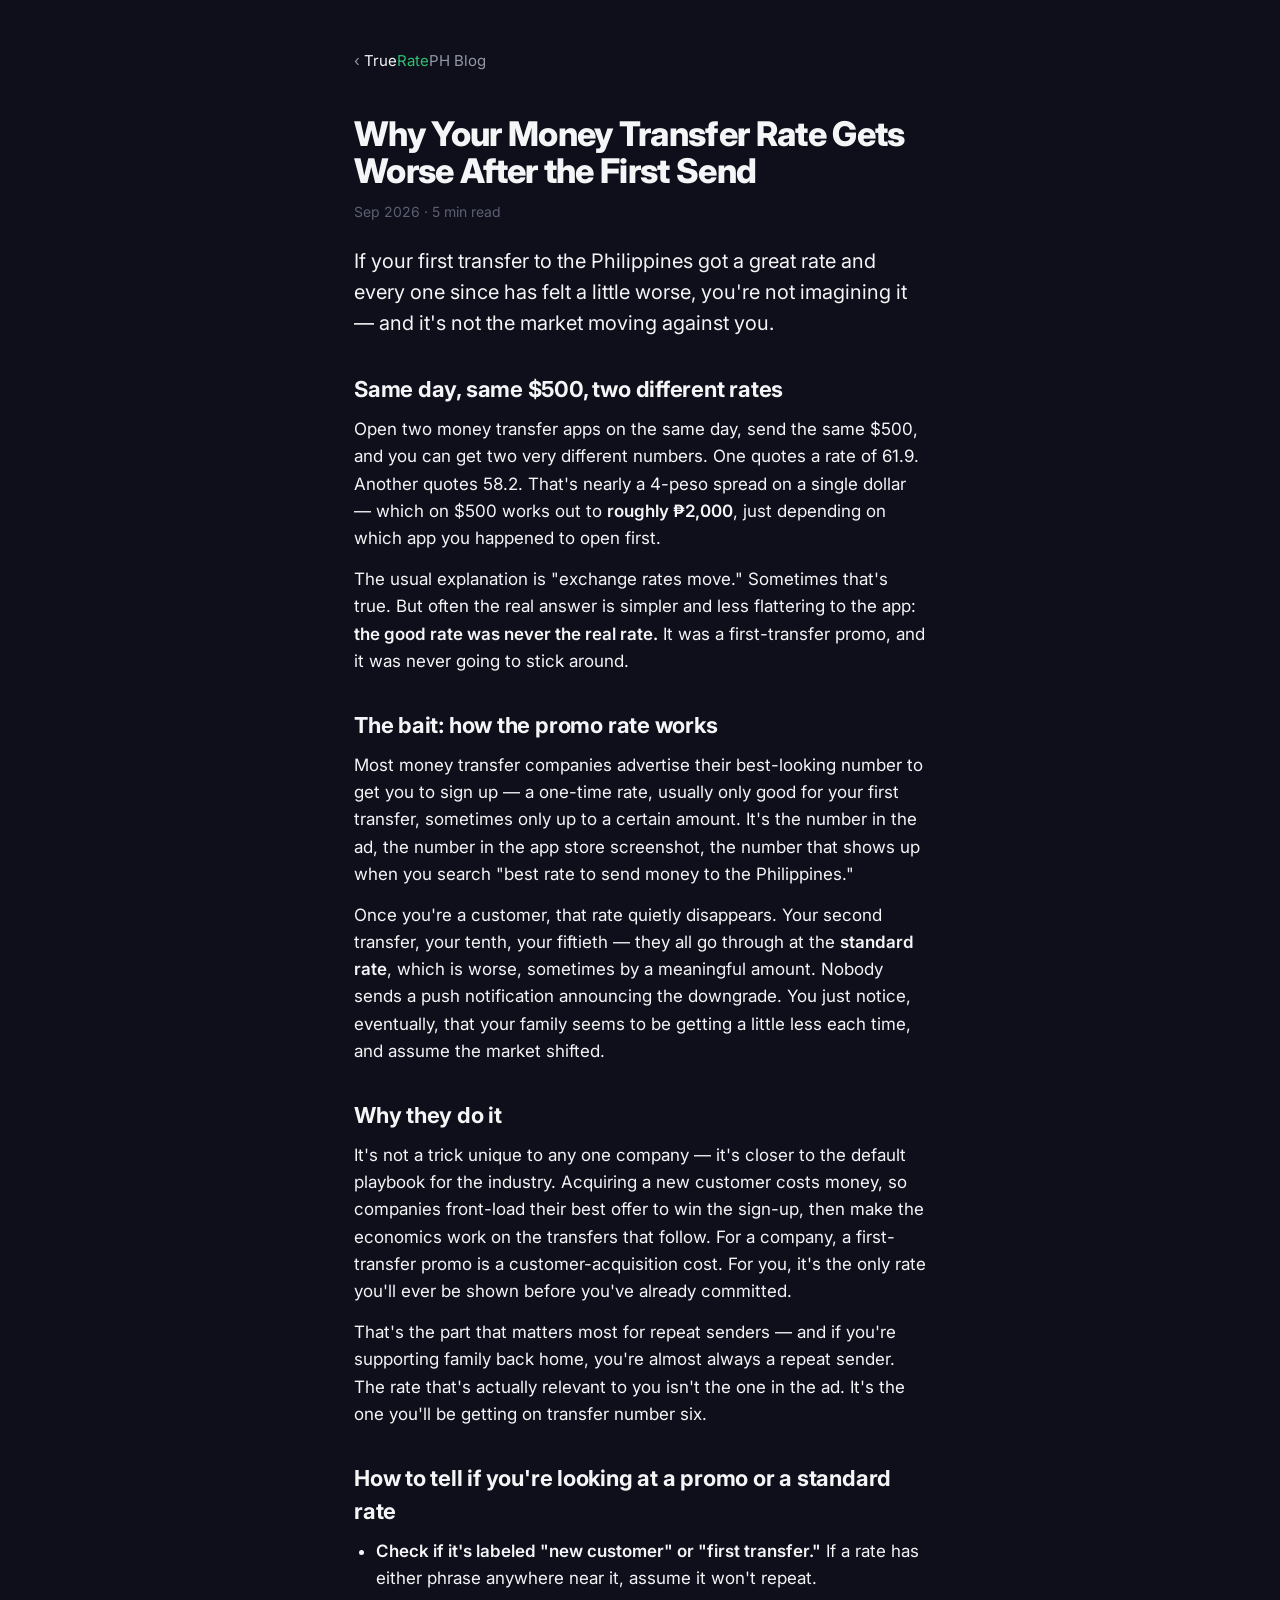
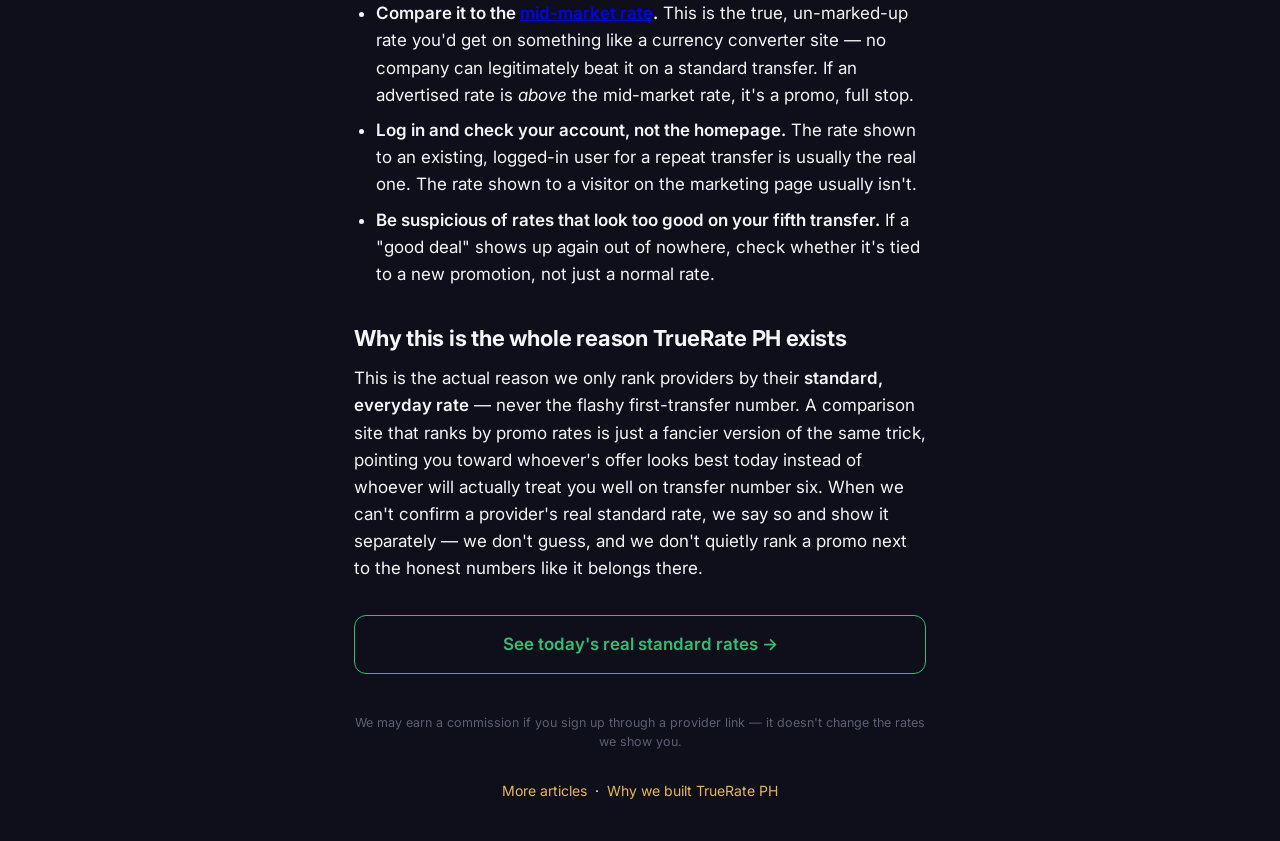
<file: blog/why-your-rate-drops-after-first-transfer.html>
<!-- ============================================================
     TrueRate PH — Blog post: the promo-rate trap
     Follows the about.html pattern: same head boilerplate, body
     uses .about-lead / .about-h2 / .about-body / .about-list —
     no new CSS. DRAFT — not yet linked from blog/index.html or
     sitemap.xml until reviewed.
     ============================================================ -->
<!DOCTYPE html>
<html lang="en">
<head>
  <meta charset="UTF-8">
  <meta name="viewport" content="width=device-width, initial-scale=1.0">

  <!-- ============ SEO: how this page looks in search & when shared ============ -->
  <title>Why Your Money Transfer Rate Gets Worse After the First Send | TrueRate PH</title>
  <meta name="description" content="That great exchange rate you got on your first transfer to the Philippines? It usually doesn't last. Here's why, and how to spot the real everyday rate before you send.">
  <meta name="robots" content="index, follow">
  <meta name="theme-color" content="#0e0f1a">
  <link rel="icon" href="../favicon.svg" type="image/svg+xml">

  <!-- Social share preview (Facebook, Messenger, etc.) -->
  <meta property="og:type" content="article">
  <meta property="og:site_name" content="TrueRate PH">
  <meta property="og:title" content="Why Your Money Transfer Rate Gets Worse After the First Send">
  <meta property="og:description" content="That great exchange rate you got on your first transfer? It usually doesn't last. Here's why, and how to spot the real everyday rate before you send.">
  <meta property="og:locale" content="en_US">
  <meta property="og:url" content="https://truerateph.com/blog/why-your-rate-drops-after-first-transfer.html">
  <link rel="canonical" href="https://truerateph.com/blog/why-your-rate-drops-after-first-transfer.html">

  <!-- Load the "Inter" font from Google Fonts (matches the design) -->
  <link rel="preconnect" href="https://fonts.googleapis.com">
  <link rel="preconnect" href="https://fonts.gstatic.com" crossorigin>
  <link rel="stylesheet" href="https://fonts.googleapis.com/css2?family=Inter:wght@400;500;600;700;800&display=swap">
  <link rel="stylesheet" href="../styles.css?v=13">

  <script type="application/ld+json">
  {
    "@context": "https://schema.org",
    "@type": "Article",
    "headline": "Why Your Money Transfer Rate Gets Worse After the First Send",
    "description": "That great exchange rate you got on your first transfer to the Philippines usually doesn't last. Here's why, and how to spot the real everyday rate.",
    "datePublished": "2026-09-16",
    "author": { "@type": "Organization", "name": "TrueRate PH" },
    "publisher": { "@type": "Organization", "name": "TrueRate PH" },
    "inLanguage": "en"
  }
  </script>
</head>
<body class="blog-post">
  <div class="container">

    <!-- Back to the blog index -->
    <a class="back-link" href="index.html">&lsaquo; <span class="wordmark-true">True</span><span class="wordmark-rate">Rate</span><span class="wordmark-ph">PH</span> Blog</a>

    <h1 class="hero-headline" style="font-size:34px;">Why Your Money Transfer Rate Gets Worse After the First Send</h1>
    <p class="article-meta">Sep 2026 &middot; 5 min read</p>

    <p class="about-lead">
      If your first transfer to the Philippines got a great rate and every one
      since has felt a little worse, you're not imagining it &mdash; and it's
      not the market moving against you.
    </p>

    <h2 class="about-h2">Same day, same $500, two different rates</h2>
    <p class="about-body">
      Open two money transfer apps on the same day, send the same $500, and you
      can get two very different numbers. One quotes a rate of 61.9. Another
      quotes 58.2. That's nearly a 4-peso spread on a single dollar &mdash;
      which on $500 works out to <strong>roughly &#8369;2,000</strong>, just
      depending on which app you happened to open first.
    </p>
    <p class="about-body">
      The usual explanation is "exchange rates move." Sometimes that's true.
      But often the real answer is simpler and less flattering to the app:
      <strong>the good rate was never the real rate.</strong> It was a
      first-transfer promo, and it was never going to stick around.
    </p>

    <h2 class="about-h2">The bait: how the promo rate works</h2>
    <p class="about-body">
      Most money transfer companies advertise their best-looking number to get
      you to sign up &mdash; a one-time rate, usually only good for your first
      transfer, sometimes only up to a certain amount. It's the number in the
      ad, the number in the app store screenshot, the number that shows up when
      you search "best rate to send money to the Philippines."
    </p>
    <p class="about-body">
      Once you're a customer, that rate quietly disappears. Your second
      transfer, your tenth, your fiftieth &mdash; they all go through at the
      <strong>standard rate</strong>, which is worse, sometimes by a meaningful
      amount. Nobody sends a push notification announcing the downgrade. You
      just notice, eventually, that your family seems to be getting a little
      less each time, and assume the market shifted.
    </p>

    <h2 class="about-h2">Why they do it</h2>
    <p class="about-body">
      It's not a trick unique to any one company &mdash; it's closer to the
      default playbook for the industry. Acquiring a new customer costs money,
      so companies front-load their best offer to win the sign-up, then make
      the economics work on the transfers that follow. For a company, a
      first-transfer promo is a customer-acquisition cost. For you, it's the
      only rate you'll ever be shown before you've already committed.
    </p>
    <p class="about-body">
      That's the part that matters most for repeat senders &mdash; and if
      you're supporting family back home, you're almost always a repeat
      sender. The rate that's actually relevant to you isn't the one in the
      ad. It's the one you'll be getting on transfer number six.
    </p>

    <h2 class="about-h2">How to tell if you're looking at a promo or a standard rate</h2>
    <ul class="about-list">
      <li><strong>Check if it's labeled "new customer" or "first transfer."</strong>
        If a rate has either phrase anywhere near it, assume it won't repeat.</li>
      <li><strong>Compare it to the
        <a href="what-is-the-mid-market-rate.html">mid-market rate</a>.</strong> This is the true,
        un-marked-up rate you'd get on something like a currency converter site
        &mdash; no company can legitimately beat it on a standard transfer. If
        an advertised rate is <em>above</em> the mid-market rate, it's a promo,
        full stop.</li>
      <li><strong>Log in and check your account, not the homepage.</strong> The
        rate shown to an existing, logged-in user for a repeat transfer is
        usually the real one. The rate shown to a visitor on the marketing page
        usually isn't.</li>
      <li><strong>Be suspicious of rates that look too good on your fifth transfer.</strong>
        If a "good deal" shows up again out of nowhere, check whether it's tied
        to a new promotion, not just a normal rate.</li>
    </ul>

    <h2 class="about-h2">Why this is the whole reason TrueRate PH exists</h2>
    <p class="about-body">
      This is the actual reason we only rank providers by their
      <strong>standard, everyday rate</strong> &mdash; never the flashy
      first-transfer number. A comparison site that ranks by promo rates is
      just a fancier version of the same trick, pointing you toward whoever's
      offer looks best today instead of whoever will actually treat you well
      on transfer number six. When we can't confirm a provider's real standard
      rate, we say so and show it separately &mdash; we don't guess, and we
      don't quietly rank a promo next to the honest numbers like it belongs
      there.
    </p>

    <div class="about-cta">
      <a class="btn-primary" href="../results.html">See today's real standard rates &rarr;</a>
    </div>

    <p class="disclaimer">
      We may earn a commission if you sign up through a provider link &mdash;
      it doesn't change the rates we show you.
    </p>

    <p class="footer-links"><a href="index.html">More articles</a> &nbsp;&middot;&nbsp; <a href="../about.html">Why we built TrueRate PH</a></p>

  </div>

  <!-- Privacy-friendly visitor analytics (GoatCounter) — no cookies, no personal data -->
  <script data-goatcounter="https://truerateph.goatcounter.com/count"
          async src="//gc.zgo.at/count.js"></script>
</body>
</html>
</file>
<file: styles.css>
/* ============================================================
   TrueRate PH — shared styles for the whole site
   Both index.html (landing) and results.html use this one file.
   Comments explain what each part does in plain language.
   ============================================================ */

/* --- Color palette ---------------------------------------------------------
   These are named "variables" so we only pick each color once, here, and
   reuse it everywhere below. Change a value here and it updates site-wide. */
:root {
  --bg:            #0e0f1a;   /* page background — near-black with a blue tint */
  --card:          #171826;   /* slightly lighter panel/card background        */
  --card-inset:    #10111c;   /* darker inset (the input box)                  */
  --border:        #262838;   /* subtle border lines around cards              */
  --text:          #f4f5f7;   /* main light text                               */
  --text-muted:    #9298a8;   /* secondary gray text                           */
  --text-faint:    #5c5f73;   /* faintest text (footer/disclaimer)             */
  --accent:        #2fbf71;   /* peso green highlight (buttons, badge)         */
  --accent-rgb:    47, 191, 113;  /* same green, as r,g,b for rgba() below     */
  --accent-soft:   #1b3d2c;   /* faint accent used for borders/backgrounds     */
  --gold:          #e8b93f;   /* gold — used for the promo badge               */
  --gold-rgb:      232, 185, 63;  /* same gold, as r,g,b for rgba() below      */
}

/* --- Base page setup ------------------------------------------------------- */
* {
  box-sizing: border-box;   /* makes width/padding math predictable */
  margin: 0;
  padding: 0;
}

body {
  background: var(--bg);
  color: var(--text);
  /* "Inter" (loaded in the HTML) matches the design. If it can't load,
     the browser falls back to the device's built-in font. */
  font-family: "Inter", -apple-system, BlinkMacSystemFont, "Segoe UI", Roboto,
               Helvetica, Arial, sans-serif;
  line-height: 1.5;
  -webkit-font-smoothing: antialiased;
}

/* Visually hidden, but still read by screen readers & search engines */
.sr-only {
  position: absolute;
  width: 1px;
  height: 1px;
  padding: 0;
  margin: -1px;
  overflow: hidden;
  clip: rect(0, 0, 0, 0);
  white-space: nowrap;
  border: 0;
}

/* Centered single-column container.
   max-width keeps the content narrow and readable, like the design. */
.container {
  max-width: 620px;
  margin: 0 auto;          /* auto left/right margins = centered */
  padding: 48px 24px 40px;
}

/* --- Small shared bits ----------------------------------------------------- */

/* The little pill badge ("Mid-market rate right now…") */
.badge {
  display: inline-block;
  border: 1px solid rgba(var(--gold-rgb), 0.35);
  color: var(--text);
  background: rgba(var(--gold-rgb), 0.06);
  border-radius: 999px;          /* fully rounded ends = pill shape */
  padding: 8px 16px;
  font-size: 14px;
}
/* The small glowing dot before the badge text */
.badge .dot {
  display: inline-block;
  width: 7px;
  height: 7px;
  border-radius: 50%;
  background: var(--gold);
  margin-right: 8px;
  vertical-align: middle;
}

/* Site wordmark — "TrueRatePH", each part in its own brand color */
.wordmark {
  font-size: 13px;
  font-weight: 700;
}
.wordmark-true { color: var(--text); }
.wordmark-rate { color: var(--accent); }
.wordmark-ph   { color: var(--text-muted); }

/* Section label above the page name / eyebrow text */
.eyebrow {
  color: var(--accent);
  font-size: 13px;
  letter-spacing: 0.08em;
  text-transform: uppercase;
  font-weight: 600;
}

/* ============================================================
   LANDING PAGE (index.html)
   ============================================================ */

.hero-headline {
  font-size: 44px;
  line-height: 1.1;
  font-weight: 800;
  letter-spacing: -0.02em;
  margin: 22px 0 18px;
}

.hero-subtext {
  color: var(--text-muted);
  font-size: 18px;
  max-width: 34em;
}

/* The dark rounded panel that holds the "You send" input */
.send-card {
  background: var(--card);
  border: 1px solid var(--border);
  border-radius: 16px;
  padding: 22px;
  margin: 32px 0 20px;
}

.field-label {
  color: var(--text-muted);
  font-size: 15px;
  margin-bottom: 10px;
}

/* The inset box showing "$  500" */
.amount-box {
  display: flex;
  align-items: center;
  gap: 12px;
  background: var(--card-inset);
  border: 1px solid var(--border);
  border-radius: 12px;
  padding: 16px 18px;
}
.amount-box .currency {
  color: var(--text-muted);
  font-size: 26px;
  font-weight: 600;
}
.amount-box .amount {
  color: var(--text);
  font-size: 26px;
  font-weight: 600;
}
/* The editable "You send" input, styled to blend into the box */
.amount-input {
  flex: 1;                 /* take up the remaining width */
  background: transparent;
  border: none;
  outline: none;
  color: var(--text);
  font-family: inherit;
  font-size: 26px;
  font-weight: 600;
  padding: 0;
  min-width: 0;
}
/* Hide the tiny up/down number arrows for a cleaner look */
.amount-input::-webkit-outer-spin-button,
.amount-input::-webkit-inner-spin-button {
  -webkit-appearance: none;
  margin: 0;
}
.amount-input {
  -moz-appearance: textfield;
  appearance: textfield;
}

/* The up/down stepper buttons at the end of an amount box */
.stepper {
  display: flex;
  flex-direction: column;
  flex-shrink: 0;      /* never let these shrink */
  gap: 3px;
}
.step-btn {
  background: var(--card);
  border: 1px solid var(--border);
  color: var(--text-muted);
  width: 30px;
  height: 18px;
  display: flex;
  align-items: center;
  justify-content: center;
  font-size: 9px;
  line-height: 1;
  padding: 0;
  cursor: pointer;
  border-radius: 6px;
  transition: color 0.12s ease, border-color 0.12s ease;
}
.step-btn:hover {
  color: var(--text);
  border-color: var(--accent);
}
.step-btn:active {
  background: var(--card-inset);
}

/* A smaller version of the amount box, used in the results summary row */
.amount-box.compact {
  padding: 6px 8px;
  border-radius: 10px;
  gap: 8px;
}
.amount-box.compact .currency  { font-size: 18px; }
.amount-box.compact .amount-input {
  font-size: 18px;
  width: 72px;         /* keep it compact instead of stretching */
  flex: 0 0 auto;
}
.amount-box.compact .step-btn { width: 22px; height: 14px; font-size: 7px; }

/* Group "Sending" + the amount box together on the left of the summary row */
.summary-left {
  display: flex;
  align-items: center;
  gap: 10px;
}

.sending-to {
  color: var(--text-muted);
  font-size: 15px;
  margin: 16px 0 20px;
}
.sending-to strong {
  color: var(--text);
  font-weight: 600;
}

/* The main call-to-action button.
   It's an <a> link styled to look like a button. */
.btn-primary {
  display: block;
  width: 100%;
  text-align: center;
  text-decoration: none;
  background: transparent;
  border: 1px solid var(--accent);
  color: var(--accent);
  font-size: 17px;
  font-weight: 600;
  padding: 16px;
  border-radius: 12px;
  cursor: pointer;
  transition: background 0.15s ease;   /* smooth hover */
}
.btn-primary:hover {
  background: rgba(var(--accent-rgb), 0.10);
}

/* The "10 providers compared · rates updated daily · …" line */
.trust-line {
  color: var(--text-muted);
  font-size: 14px;
  margin-top: 4px;
  text-align: center;      /* center this line */
}

/* Faint disclaimer at the very bottom */
.disclaimer {
  color: var(--text-faint);
  font-size: 12.5px;
  text-align: center;
  margin-top: 40px;
}
/* Landing page only: keep its (shorter) disclaimer on a single line */
.disclaimer.one-line {
  white-space: nowrap;
}

/* ============================================================
   RESULTS PAGE (results.html)
   ============================================================ */

/* "‹ TrueRate PH" back link at the top */
.back-link {
  color: var(--text-muted);
  text-decoration: none;
  font-size: 15px;
  display: inline-block;
  margin-bottom: 20px;
}
.back-link:hover { color: var(--text); }

/* The "Sending $ 500 to the Philippines" summary row */
.summary-card {
  display: flex;
  align-items: center;
  justify-content: space-between;
  gap: 12px;
  background: var(--card);
  border: 1px solid var(--border);
  border-radius: 14px;
  padding: 16px 20px;
  color: var(--text-muted);
  font-size: 15px;
}
.summary-card .amount {
  color: var(--text);
  font-weight: 600;
  font-size: 20px;
}

/* The "Rates last verified…" banner */
.verified-banner {
  border: 1px solid var(--border);
  border-radius: 12px;
  padding: 12px 16px;
  color: var(--text-muted);
  font-size: 14px;
  margin: 14px 0 18px;
}
.verified-banner .dot {
  display: inline-block;
  width: 7px;
  height: 7px;
  border-radius: 50%;
  background: var(--accent);
  margin-right: 8px;
  vertical-align: middle;
}

.results-note {
  color: var(--text-muted);
  font-size: 14px;
  margin-bottom: 16px;
}

/* Small clarifying note under the sort line (standard vs. promo rates) */
.fine-note {
  color: var(--text-faint);
  font-size: 13px;
  line-height: 1.45;
  margin: -8px 0 18px;
}

/* ============================================================
   ABOUT PAGE (about.html)
   ============================================================ */
.about-lead {
  color: var(--text);
  font-size: 20px;
  line-height: 1.55;
  margin: 18px 0 8px;
}
.about-h2 {
  font-size: 22px;
  font-weight: 700;
  letter-spacing: -0.01em;
  margin: 34px 0 10px;
}
.about-body {
  color: var(--text-muted);
  font-size: 17px;
  line-height: 1.6;
  margin-bottom: 14px;
}
.about-body strong { color: var(--text); font-weight: 600; }
.about-list {
  color: var(--text-muted);
  font-size: 17px;
  line-height: 1.6;
  margin: 0 0 14px;
  padding-left: 22px;
}
.about-list li { margin-bottom: 8px; }
.about-list strong { color: var(--text); font-weight: 600; }
.about-cta { margin: 32px 0 8px; }

/* Small footer link (e.g. to the About page) shared across pages */
.footer-links {
  text-align: center;
  margin-top: 28px;
  font-size: 14px;
}
.footer-links a {
  color: var(--gold);
  text-decoration: none;
}
.footer-links a:hover { color: var(--text); }

/* Savings highlight: how much more the best option gives vs. the worst */
.savings-callout {
  background: rgba(var(--accent-rgb), 0.08);
  border: 1px solid var(--accent-soft);
  border-radius: 14px;
  padding: 16px 18px;
  margin-bottom: 18px;
  color: var(--text-muted);
  font-size: 15px;
  line-height: 1.45;
}
.savings-callout .savings-amount {
  color: var(--accent);
  font-weight: 800;
  font-size: 20px;
  margin-right: 4px;
}
.savings-callout strong {
  color: var(--text);
  font-weight: 600;
}

/* Each provider card */
.provider-card {
  background: var(--card);
  border: 1px solid var(--border);
  border-radius: 16px;
  padding: 20px;
  margin-bottom: 16px;
}
/* The #1 (best) card gets a glowing accent border */
.provider-card.top {
  border-color: var(--accent);
  box-shadow: 0 0 0 1px var(--accent);
}

/* Providers in the unranked tier — dashed border to set them apart */
.provider-card.unverified {
  border-style: dashed;
}
/* Only the truly-empty pending cards (no rate yet) are dimmed */
.provider-card.pending-empty {
  opacity: 0.6;
}
/* Big promo rate so the one-time offer pops (white; gold badge marks it) */
.promo-rate {
  font-size: 30px;
  font-weight: 800;
  letter-spacing: -0.02em;
  color: var(--text);
  margin-bottom: 6px;
}
.promo-rate .promo-rate-unit {
  font-size: 13px;
  font-weight: 600;
  letter-spacing: 0;
  color: var(--text-muted);
}
/* Small pill label marking a one-time sign-up promo rate.
   Gold, so it stands out clearly from the purple accent used elsewhere. */
.promo-badge {
  margin-left: auto;       /* push it to the right end of the card head */
  border: 1px solid rgba(var(--gold-rgb), 0.45);
  color: var(--gold);
  background: rgba(var(--gold-rgb), 0.10);
  font-size: 11px;
  font-weight: 600;
  padding: 3px 9px;
  border-radius: 999px;
  white-space: nowrap;
}

/* Top row of a card: badge + name on the left, rank on the right */
.provider-head {
  display: flex;
  align-items: center;
  gap: 12px;
  margin-bottom: 14px;
}
/* Little square with the provider's initials */
.provider-logo {
  width: 36px;
  height: 36px;
  border-radius: 9px;
  background: var(--accent-soft);
  color: var(--accent);
  font-size: 13px;
  font-weight: 700;
  display: flex;
  align-items: center;
  justify-content: center;
  flex-shrink: 0;
}
.provider-name {
  font-size: 17px;
  font-weight: 600;
}
.provider-rank {
  margin-left: auto;         /* pushes the rank to the far right */
  color: var(--text-muted);
  font-size: 14px;
}

/* The big peso amount the family receives */
.provider-amount {
  font-size: 38px;
  font-weight: 800;
  letter-spacing: -0.02em;
  margin-bottom: 4px;
}
/* "1 USD = ₱57.85 · $3.50 fee" */
.provider-rate {
  color: var(--text-muted);
  font-size: 15px;
}
/* "Bank deposit · 1 day" */
.provider-method {
  color: var(--text-muted);
  font-size: 15px;
  margin-top: 4px;
  margin-bottom: 16px;
}

/* "Send with Wise →" button inside each card */
.btn-send {
  display: block;
  width: 100%;
  text-align: center;
  text-decoration: none;
  background: transparent;
  border: 1px solid var(--border);
  color: var(--text);
  font-size: 16px;
  font-weight: 600;
  padding: 14px;
  border-radius: 12px;
  transition: border-color 0.15s ease, background 0.15s ease, color 0.15s ease;
}
.btn-send:hover {
  color: var(--gold);
  border-color: var(--gold);
  background: rgba(var(--gold-rgb), 0.08);
}

/* ============================================================
   BLOG (blog/index.html + blog/<slug>.html articles)
   Article pages reuse the About page's typography classes
   (.about-lead / .about-h2 / .about-body / .about-list) instead
   of a separate system — one less set of styles to keep in sync.
   ============================================================ */
.post-list { margin-top: 8px; }
.post-card {
  display: block;
  background: var(--card);
  border: 1px solid var(--border);
  border-radius: 16px;
  padding: 20px 22px;
  margin-bottom: 14px;
  text-decoration: none;
  transition: border-color 0.15s ease;
}
.post-card:hover { border-color: var(--accent); }
.post-title {
  color: var(--text);
  font-size: 19px;
  font-weight: 700;
  margin-bottom: 6px;
}
.post-date {
  color: var(--text-faint);
  font-size: 13px;
  margin-bottom: 10px;
}
.post-excerpt {
  color: var(--text-muted);
  font-size: 15px;
  line-height: 1.55;
}
.post-list-empty {
  color: var(--text-muted);
  font-size: 16px;
  padding: 10px 0 4px;
}
/* Date/read-time line under an individual article's title */
.article-meta {
  color: var(--text-faint);
  font-size: 14px;
  margin: -6px 0 24px;
}
/* Blog articles (body has class="blog-post") get near-white body text —
   lighter than the About page's muted gray, which suits a short mission
   statement but reads as too dim over a full-length article. */
.blog-post .about-body,
.blog-post .about-list {
  color: var(--text);
}

/* ============================================================
   RESPONSIVE — adjustments for narrow phone screens
   Anything inside here only applies when the screen is <= 500px wide.
   ============================================================ */
@media (max-width: 500px) {
  .container      { padding: 32px 18px; }
  .hero-headline  { font-size: 34px; }
  .hero-subtext   { font-size: 16px; }
  .provider-amount { font-size: 32px; }
}

/* Let the one-line disclaimer wrap once the screen is too narrow to fit it
   on a single line, so it never runs off the edge. */
@media (max-width: 680px) {
  .disclaimer.one-line { white-space: normal; }
}
</file>
